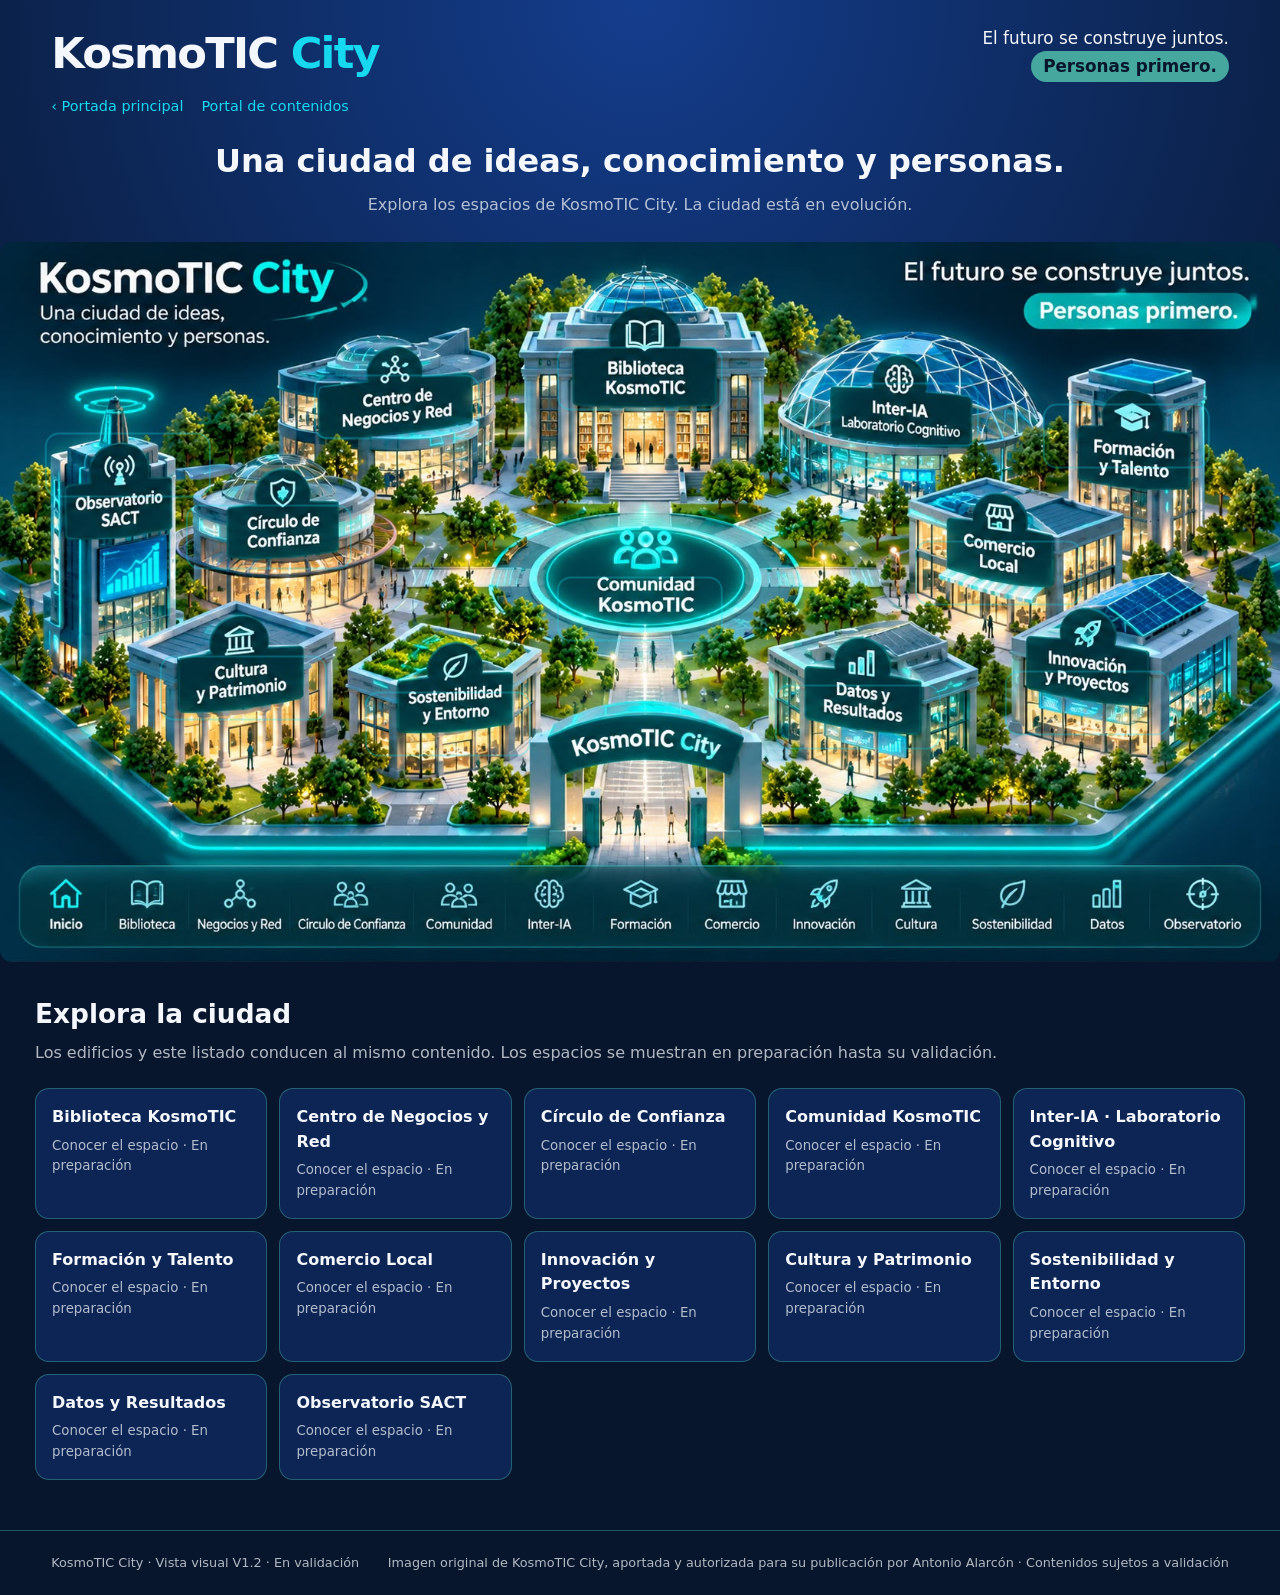
<file: web/city/index.html>
<!doctype html>
<html lang="es">
<head>
<meta charset="utf-8">
<meta name="viewport" content="width=device-width,initial-scale=1">
<meta name="theme-color" content="#07162D">
<meta name="description" content="KosmoTIC City: una ciudad de ideas, conocimiento y personas. Vista visual V1.2 en validación.">
<title>KosmoTIC City · Vista visual V1.2</title>
<link rel="stylesheet" href="styles.css">
</head>
<body>
<a class="skip" href="#espacios">Saltar al listado de espacios</a>
<header class="top">
<a class="brand" href="#inicio" aria-label="KosmoTIC City, inicio">KosmoTIC <span>City</span></a>
<div class="motto">El futuro se construye juntos. <strong>Personas primero.</strong></div>
</header>
<nav class="crumbs" aria-label="Ruta de navegación">
<a href="../index.html">‹ Portada principal</a>
<a href="./portal/">Portal de contenidos</a>
</nav>
<main id="inicio">
<section class="intro" aria-labelledby="city-title">
<h1 id="city-title">Una ciudad de ideas, conocimiento y personas.</h1>
<p>Explora los espacios de KosmoTIC City. La ciudad está en evolución.</p>
</section>
<section class="scene" id="mapa-visual" aria-label="Mapa visual de KosmoTIC City">
<img src="assets/ciudad-v1-2.jpeg" alt="Vista aérea ilustrada de KosmoTIC City al anochecer: doce edificios rotulados (Biblioteca, Negocios y Red, Círculo de Confianza, Comunidad, Inter-IA, Formación, Comercio, Innovación, Cultura, Sostenibilidad, Datos y Observatorio) alrededor de una plaza central, con el arco de entrada al frente y una barra inferior de iconos. Usa los accesos superpuestos o el listado inferior para explorar." width="1672" height="941" onerror="document.getElementById('mapa-visual').hidden=true;document.getElementById('mapa-pendiente').hidden=false">
<div class="hotspots" id="hotspots"></div>
<div class="iconmenu" id="iconmenu" role="navigation" aria-label="Menú de la ciudad"></div>
</section>
<div class="scene-pending" id="mapa-pendiente" hidden>
<strong>Mapa visual en preparación.</strong><br>
La imagen definitiva de la ciudad se incorporará cuando quede acreditada su procedencia. Mientras tanto, el listado de espacios inferior sigue plenamente operativo.
</div>
<section class="spaces" id="espacios" aria-labelledby="spaces-title">
<div class="section-heading"><h2 id="spaces-title">Explora la ciudad</h2>
<p>Los edificios y este listado conducen al mismo contenido. Los espacios se muestran en preparación hasta su validación.</p></div>
<nav class="space-grid" id="space-grid" aria-label="Áreas de KosmoTIC City">
<a class="space-link" href="#biblioteca"><strong>Biblioteca KosmoTIC</strong><small>Conocer el espacio · En preparación</small></a>
<a class="space-link" href="#negocios"><strong>Centro de Negocios y Red</strong><small>Conocer el espacio · En preparación</small></a>
<a class="space-link" href="#confianza"><strong>Círculo de Confianza</strong><small>Conocer el espacio · En preparación</small></a>
<a class="space-link" href="#comunidad"><strong>Comunidad KosmoTIC</strong><small>Conocer el espacio · En preparación</small></a>
<a class="space-link" href="#inter-ia"><strong>Inter-IA · Laboratorio Cognitivo</strong><small>Conocer el espacio · En preparación</small></a>
<a class="space-link" href="#formacion"><strong>Formación y Talento</strong><small>Conocer el espacio · En preparación</small></a>
<a class="space-link" href="#comercio"><strong>Comercio Local</strong><small>Conocer el espacio · En preparación</small></a>
<a class="space-link" href="#innovacion"><strong>Innovación y Proyectos</strong><small>Conocer el espacio · En preparación</small></a>
<a class="space-link" href="#cultura"><strong>Cultura y Patrimonio</strong><small>Conocer el espacio · En preparación</small></a>
<a class="space-link" href="#sostenibilidad"><strong>Sostenibilidad y Entorno</strong><small>Conocer el espacio · En preparación</small></a>
<a class="space-link" href="#datos"><strong>Datos y Resultados</strong><small>Conocer el espacio · En preparación</small></a>
<a class="space-link" href="#observatorio"><strong>Observatorio SACT</strong><small>Conocer el espacio · En preparación</small></a>
</nav>
</section>
<section class="detail" id="detalle" tabindex="-1" aria-labelledby="detail-title" hidden>
<div class="detail-head"><span class="eyebrow">Espacio de KosmoTIC City</span><button id="close-detail" type="button">← Volver a KosmoTIC City</button></div>
<h2 id="detail-title"></h2>
<p id="detail-description"></p>
<p class="status"><span aria-hidden="true">●</span> En preparación · Información pendiente de validar</p>
<a href="#" class="return content-link" id="content-link" hidden>Ver contenido publicado en el portal</a>
<a href="#espacios" class="return">Ver todos los espacios</a>
</section>
</main>
<footer>
<span>KosmoTIC City · Vista visual V1.2 · En validación</span>
<span>Imagen original de KosmoTIC City, aportada y autorizada para su publicación por Antonio Alarcón · Contenidos sujetos a validación</span>
</footer>
<script src="script.js" defer></script>
</body>
</html>
</file>
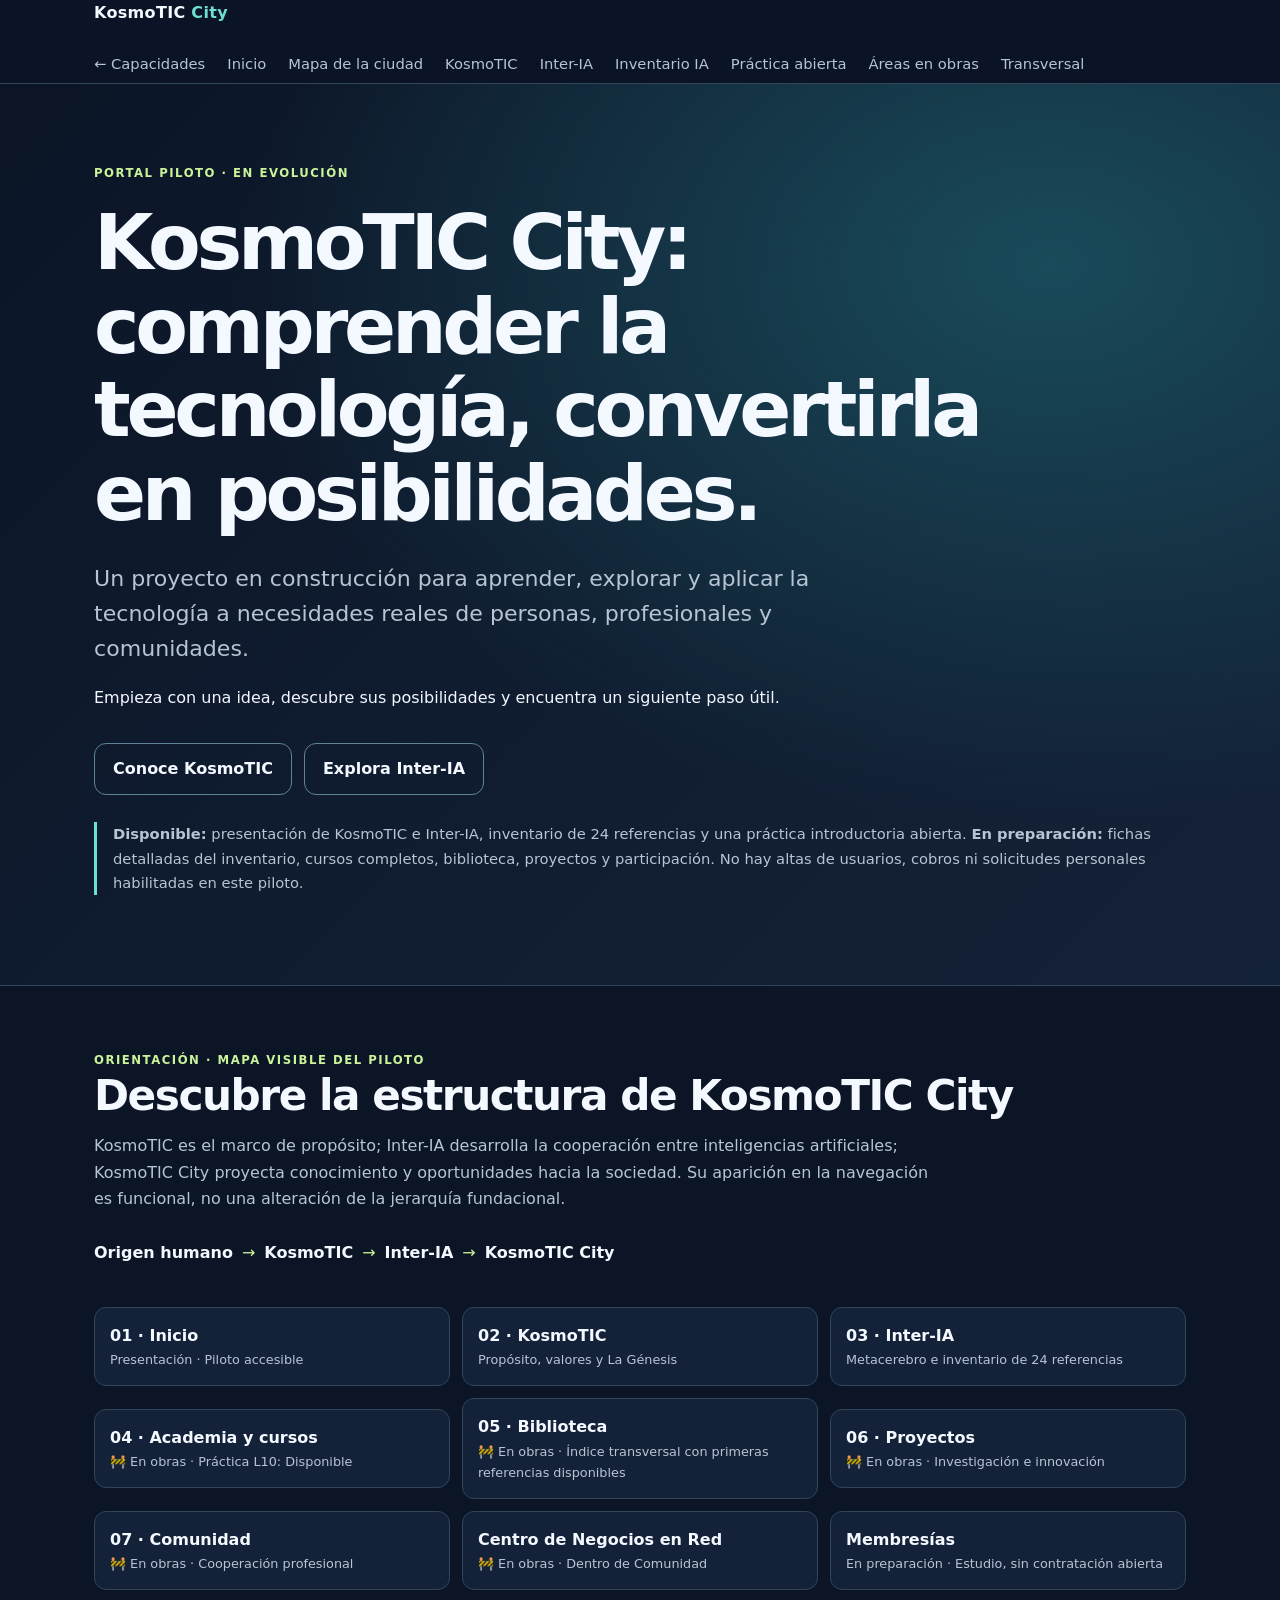
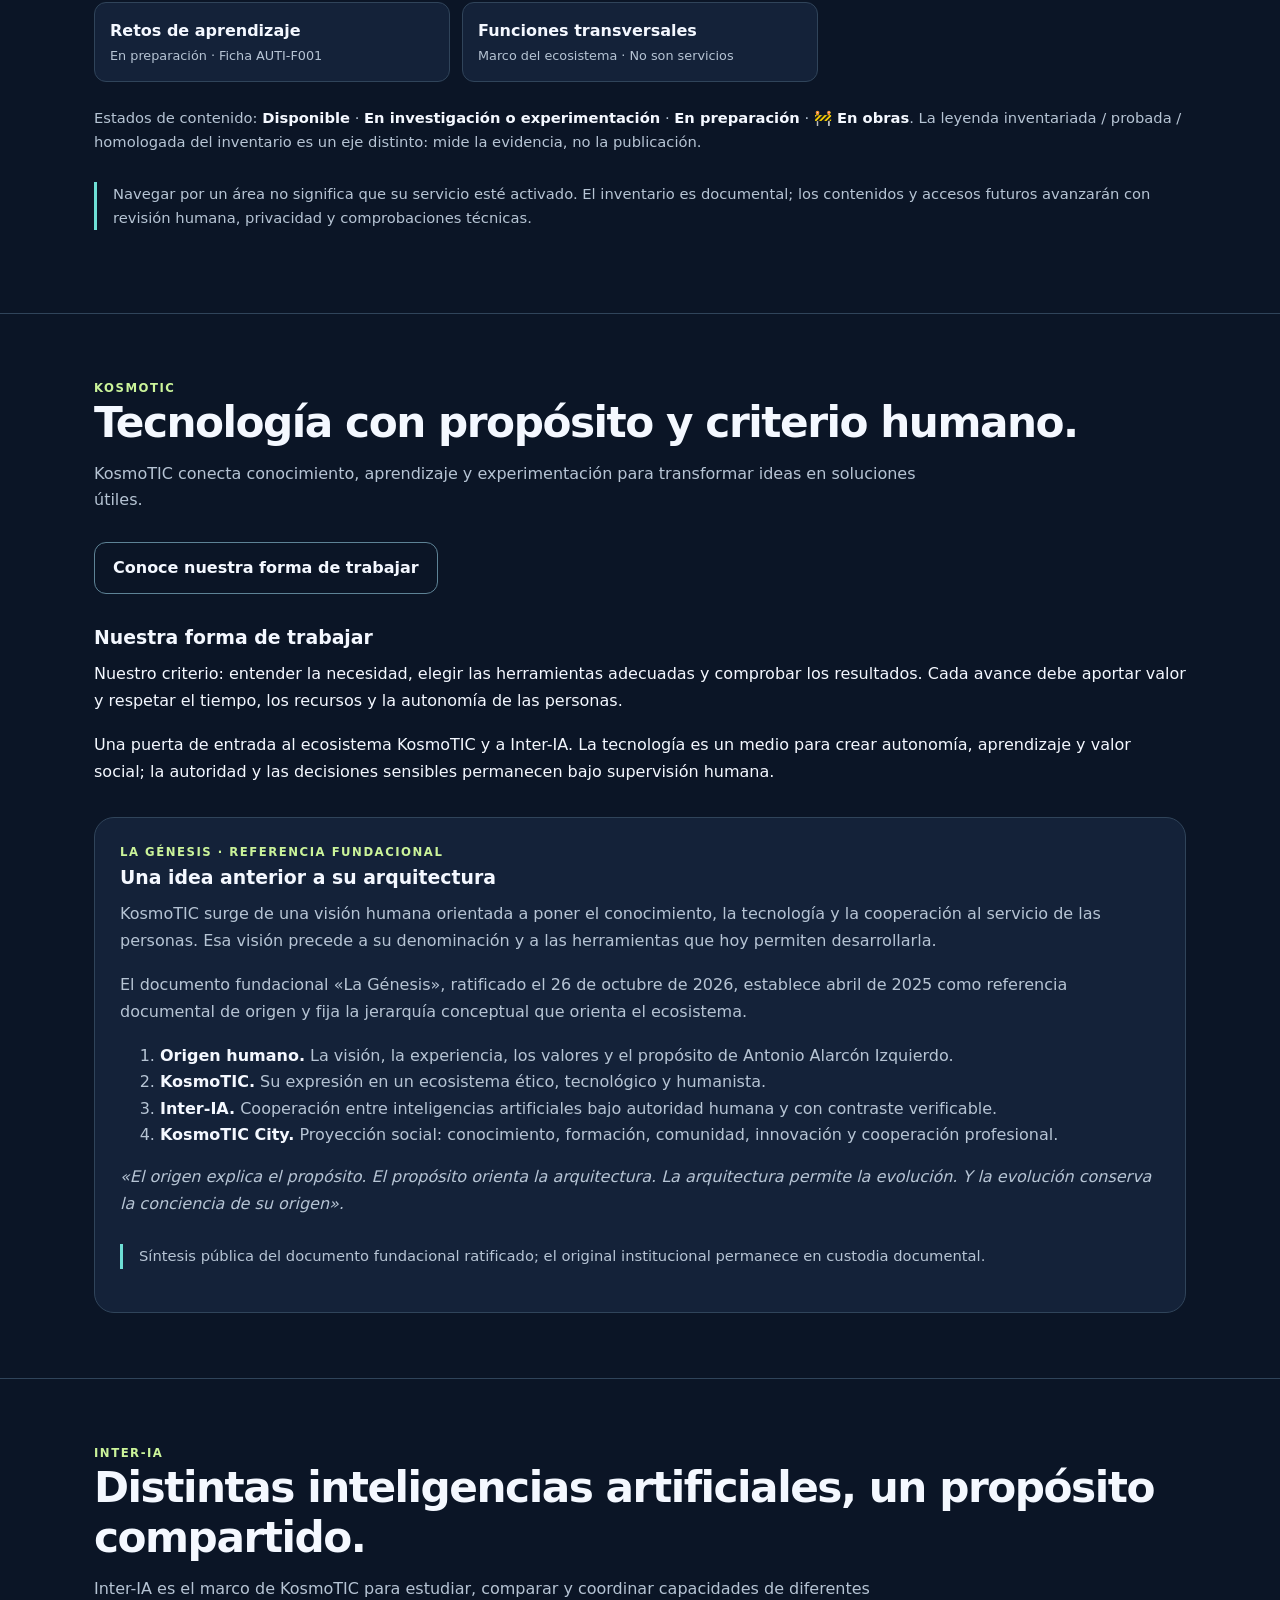
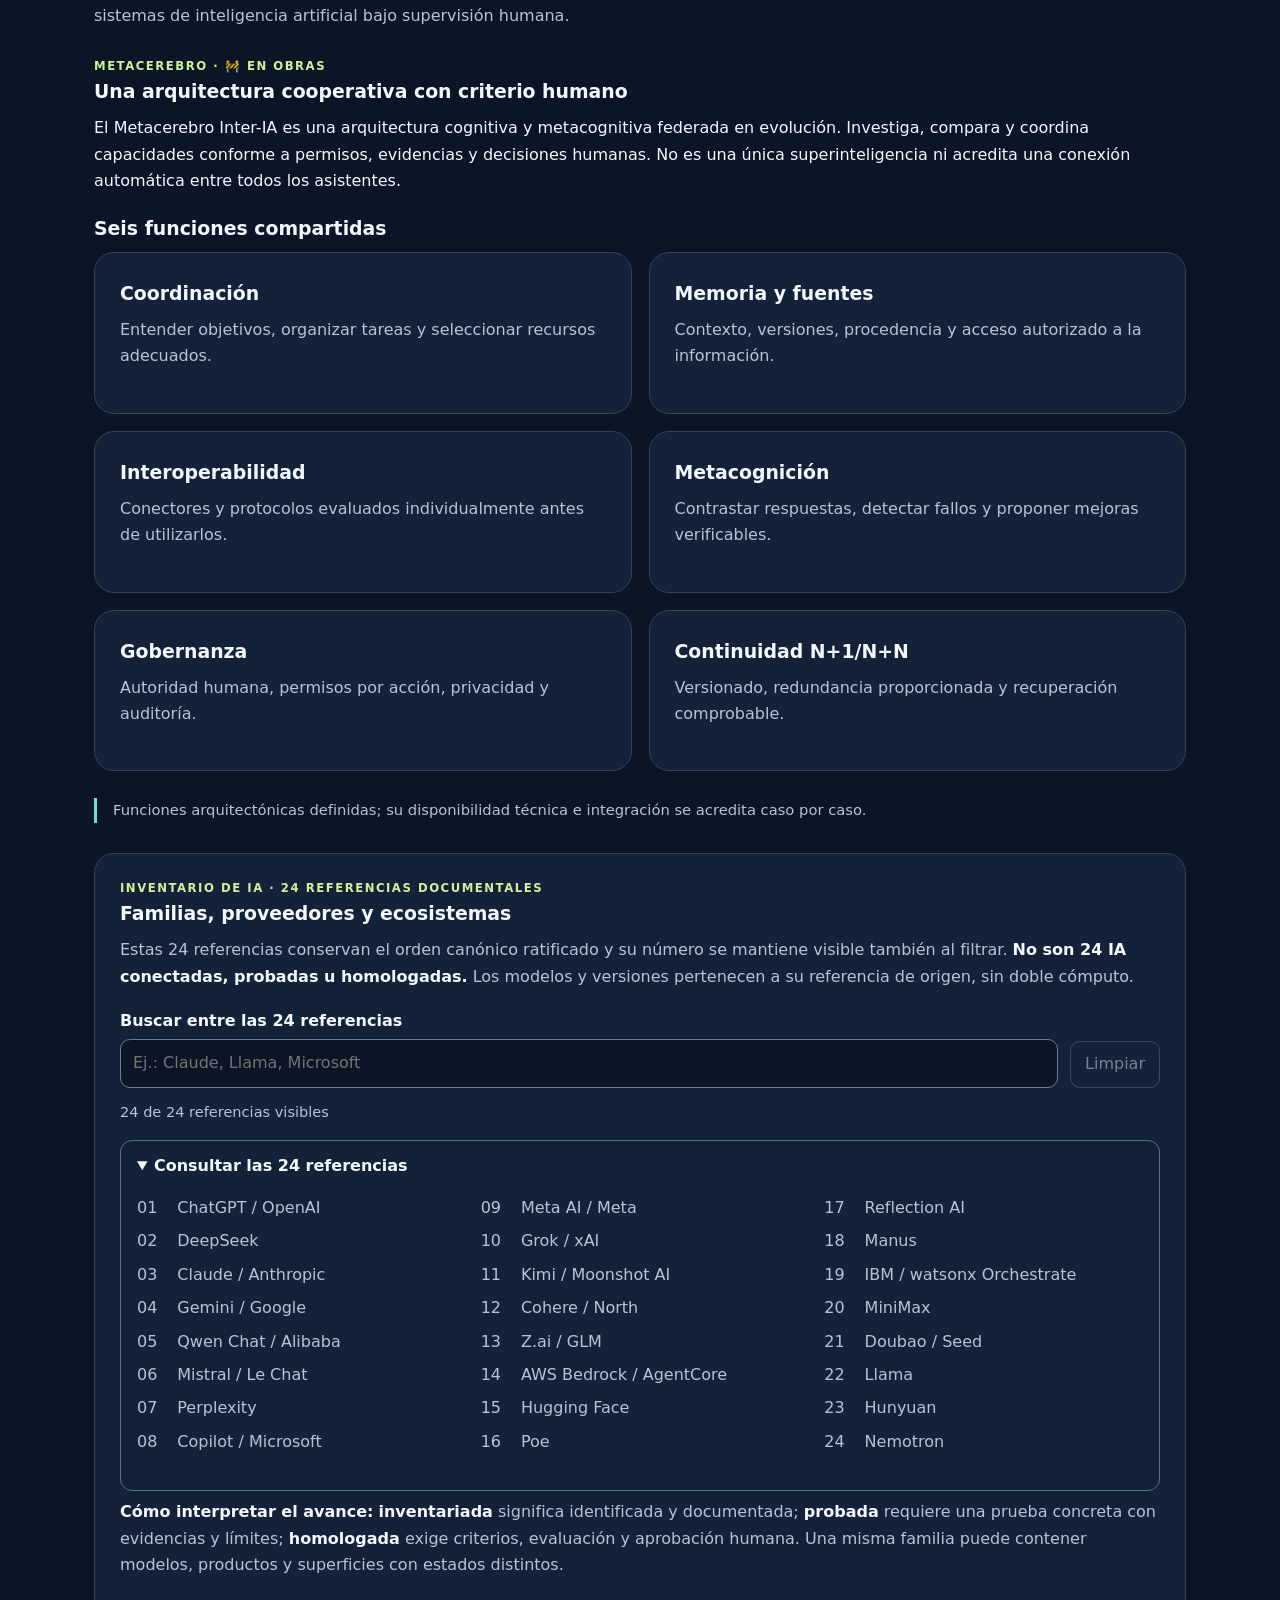
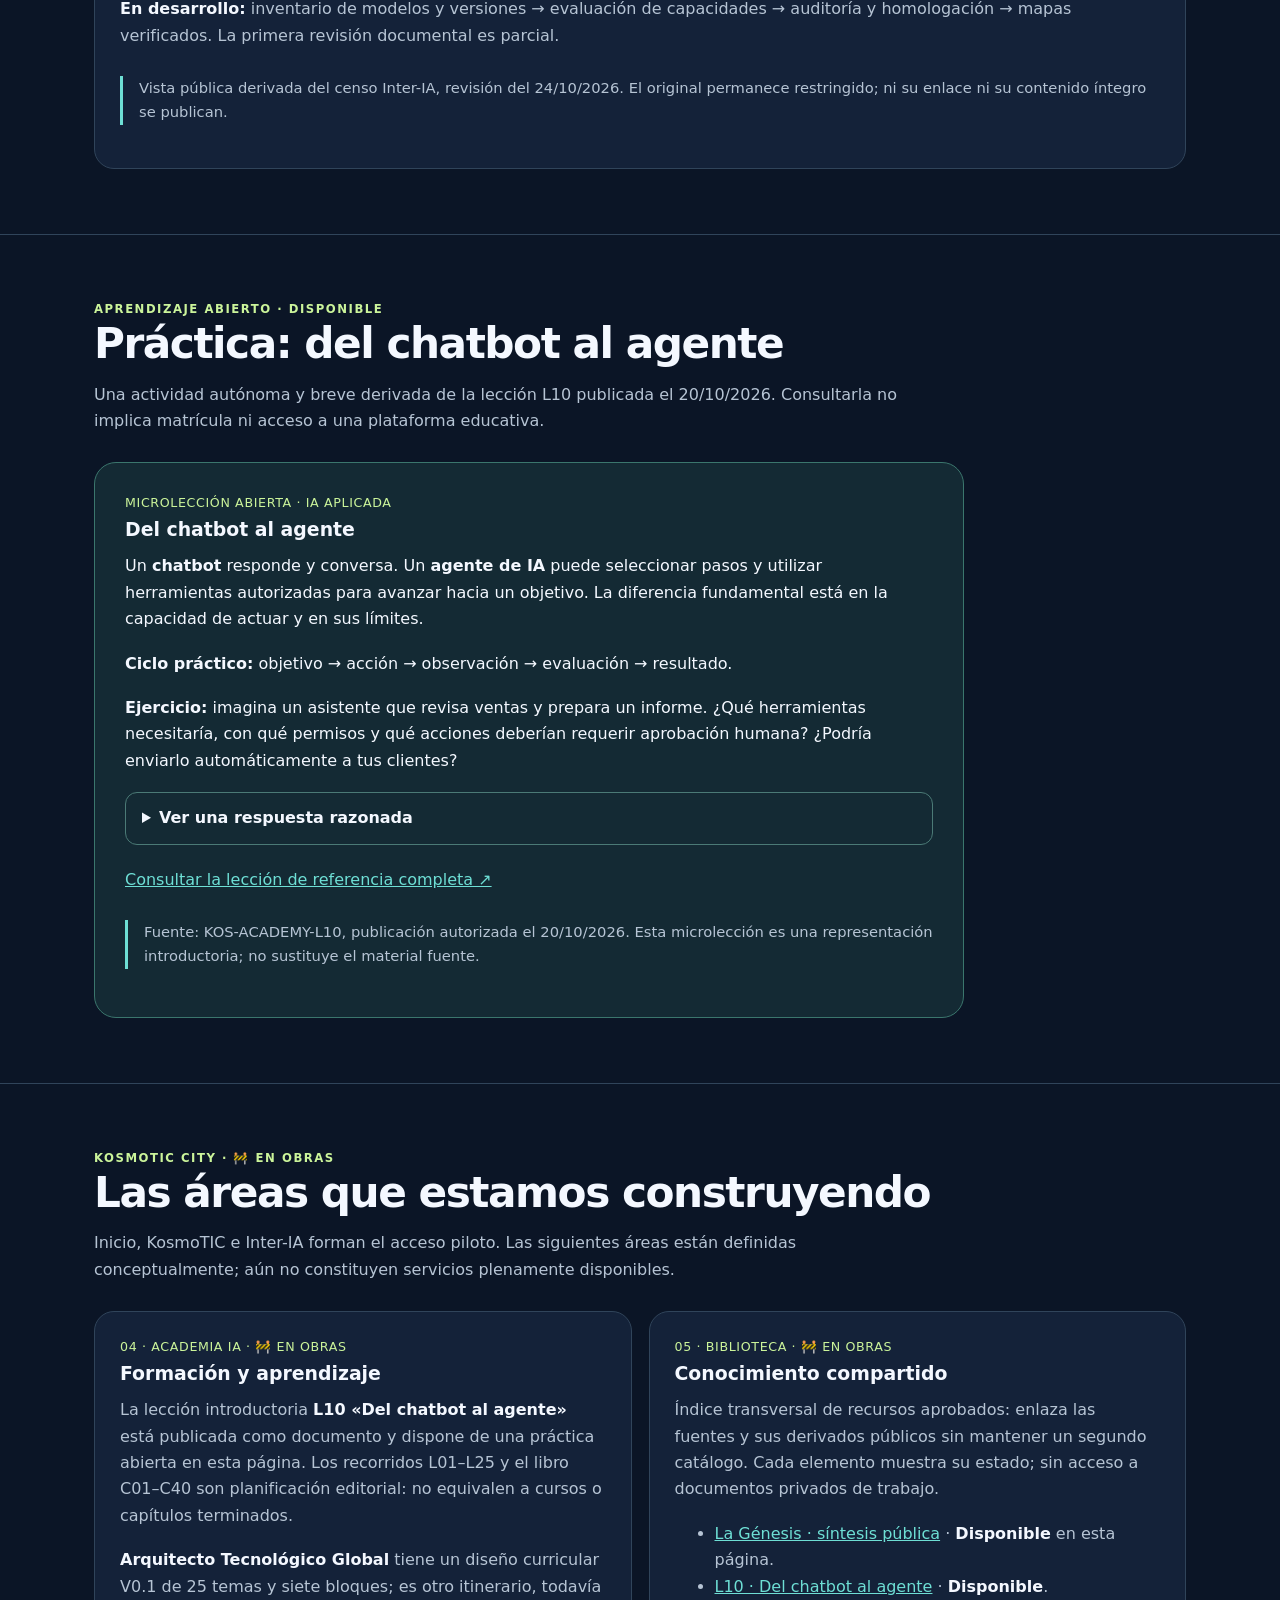
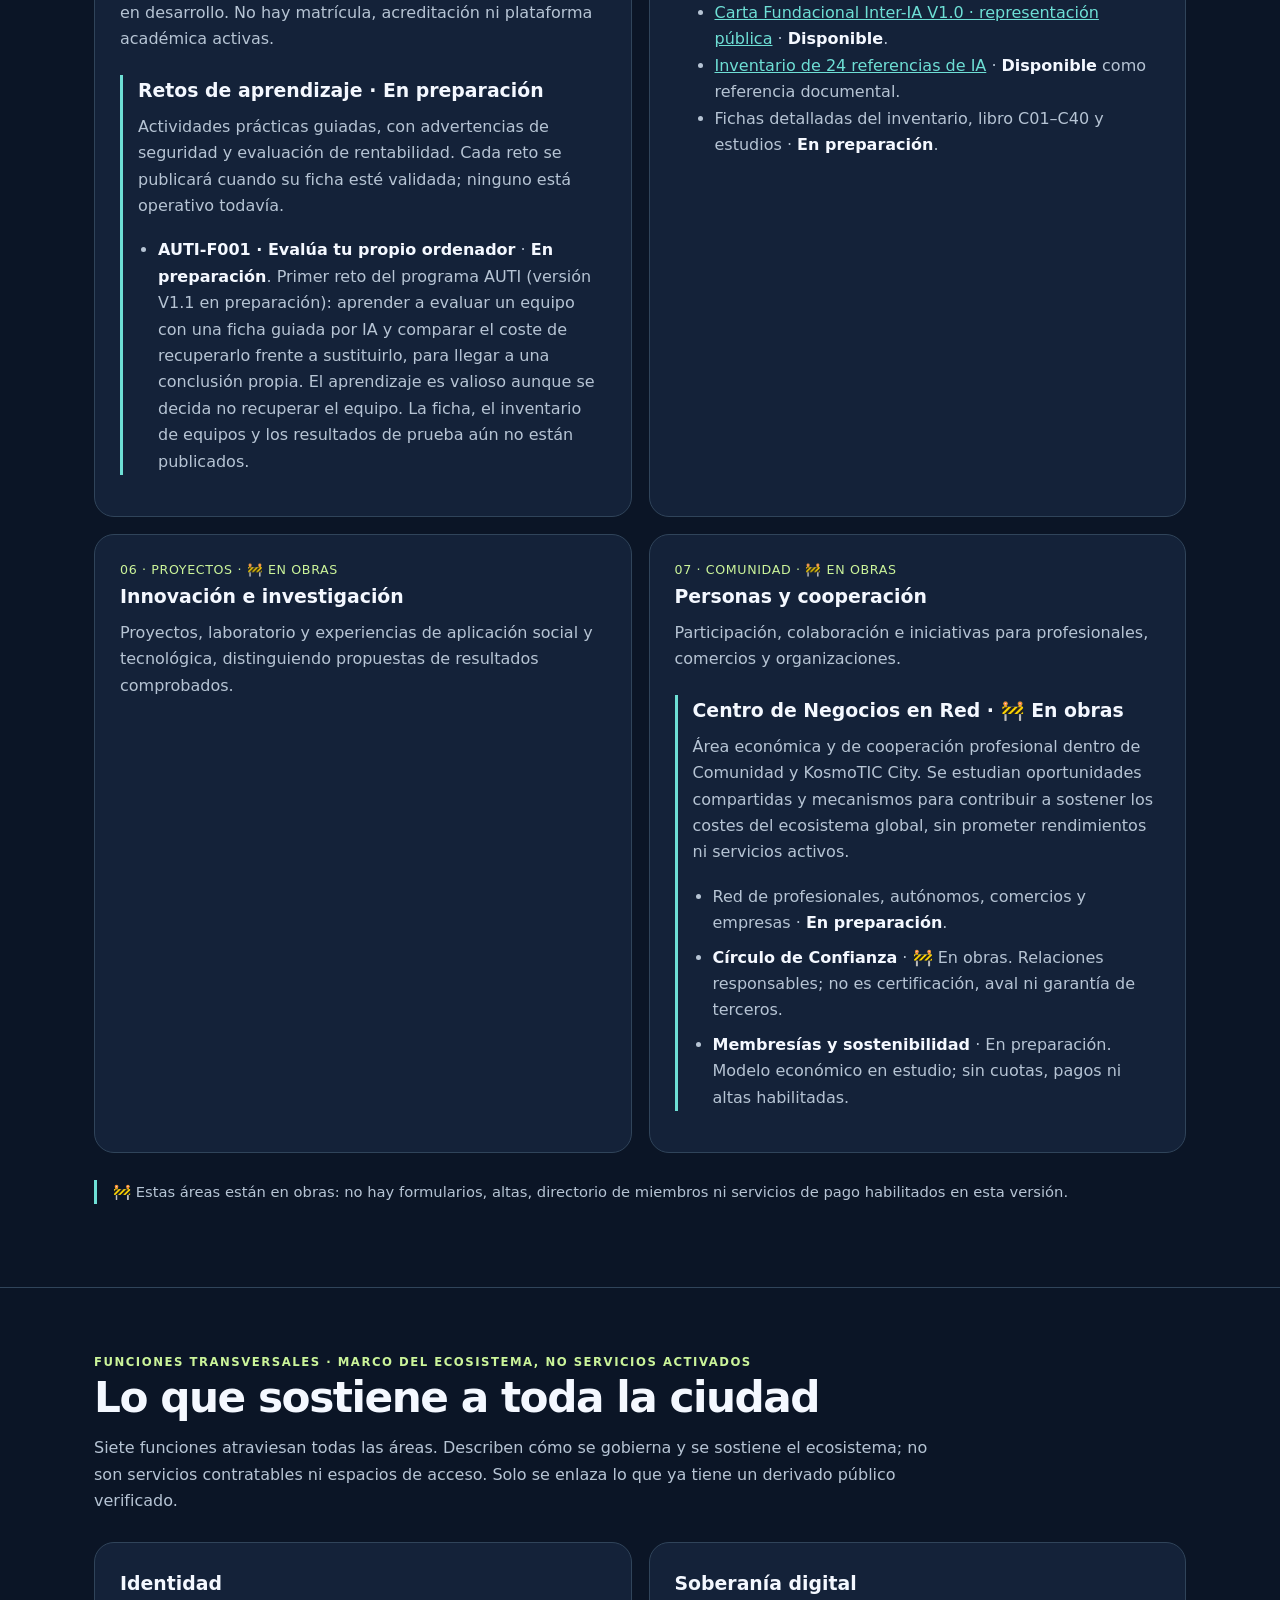
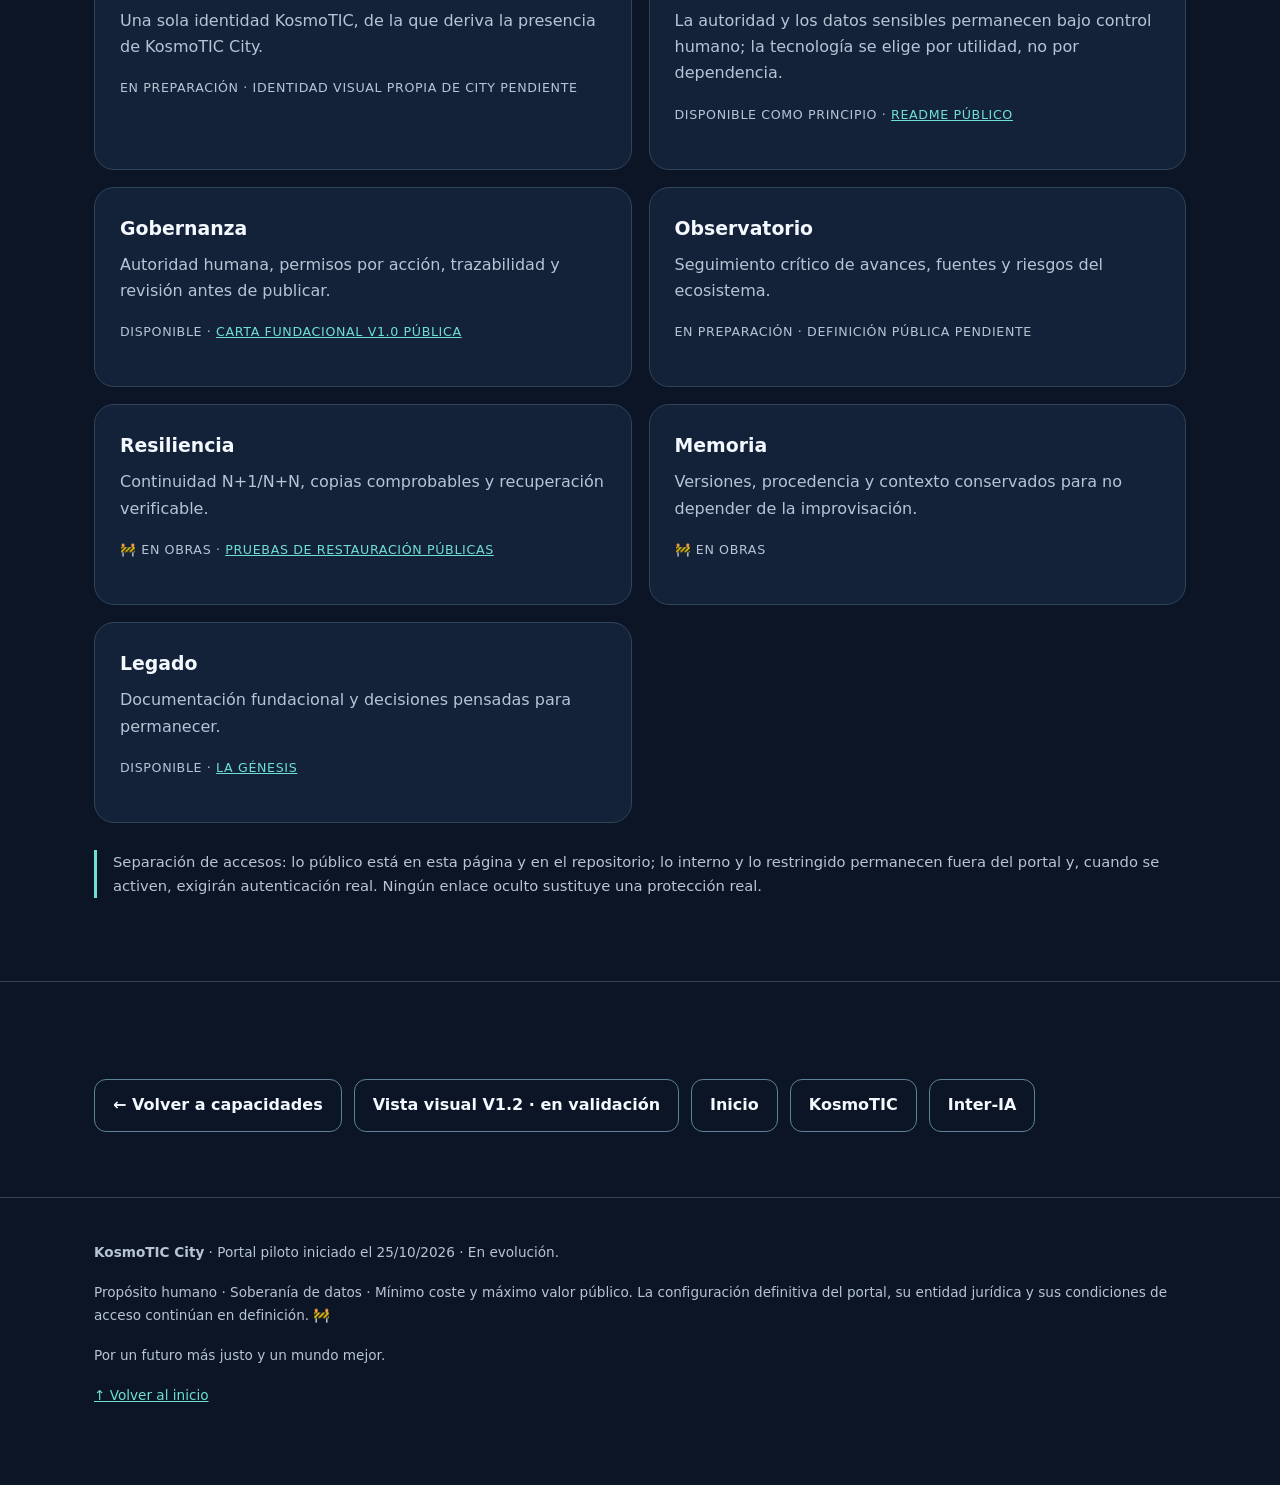
<file: web/city/portal/index.html>
<!doctype html>
<html lang="es">
<head>
  <meta charset="utf-8">
  <meta name="viewport" content="width=device-width,initial-scale=1">
  <meta name="theme-color" content="#0b1526">
  <meta name="description" content="KosmoTIC City: una ciudad digital para aprender, investigar, colaborar y conectar personas y empresas. Portal piloto.">
  <title>KosmoTIC City · Aprender, conectar, transformar</title>
  <style>
    :root{color-scheme:dark;--base:#0b1526;--panel:#142239;--ink:#f4f8ff;--soft:#b6c4d4;--cyan:#6edfd5;--line:#30445a;--lime:#cbf49a}
    *{box-sizing:border-box}html{scroll-behavior:smooth}body{overflow-wrap:anywhere;margin:0;background:var(--base);color:var(--ink);font:16px/1.65 system-ui,-apple-system,Segoe UI,sans-serif}
    a{color:var(--cyan)}a:focus-visible,button:focus-visible,summary:focus-visible{outline:3px solid var(--lime);outline-offset:4px}
    .skip-link{position:absolute;left:-9999px;top:0;z-index:100;background:var(--lime);color:#07242b;font-weight:700;padding:10px 16px;border-radius:0 0 12px 0}
    .skip-link:focus-visible{left:0;outline-color:#07242b}
    .shell{max-width:1140px;margin:auto;padding:0 24px}.mast{border-bottom:1px solid var(--line);background:#0b1526f2}
    nav{display:flex;align-items:center;justify-content:space-between;gap:20px;flex-wrap:wrap;padding:16px 0}
    .brand{font-weight:800;letter-spacing:.02em;text-decoration:none;color:var(--ink);white-space:normal}.brand span{color:var(--cyan)}
    .navlinks{display:flex;flex-wrap:wrap;gap:10px 22px;font-size:.92rem}.navlinks a{display:inline-block;padding:6px 0;text-decoration:none;color:var(--soft)}.navlinks a:hover{color:var(--ink)}
    .hero{padding:80px 0 72px;background:radial-gradient(ellipse at 82% 20%,#194b5a 0,transparent 55%),linear-gradient(135deg,#0b1526,#142239)}
    .tag{letter-spacing:.13em;text-transform:uppercase;color:var(--lime);font-weight:750;font-size:.73rem}
    h1{font-size:clamp(2.5rem,6vw,5rem);line-height:1.09;letter-spacing:-.055em;margin:18px 0 25px;max-width:950px;overflow-wrap:anywhere}
    .intro{color:var(--soft);font-size:clamp(1.08rem,2.3vw,1.38rem);max-width:820px;line-height:1.6}
    .actions{display:flex;gap:12px;flex-wrap:wrap;margin-top:32px}nav.actions{justify-content:flex-start;padding:0}
    .cta{display:inline-block;background:var(--cyan);color:#07242b;border-radius:12px;padding:12px 18px;text-decoration:none;font-weight:800}
    .cta.secondary{background:transparent;color:var(--ink);border:1px solid #5e8396}
    main section{padding:65px 0;border-top:1px solid var(--line)}h2{font-size:clamp(1.8rem,3.3vw,2.65rem);line-height:1.2;margin:0 0 12px;letter-spacing:-.035em}
    h3{font-size:1.18rem;margin:0 0 8px}p{margin:8px 0 18px}.sub{color:var(--soft);max-width:840px;margin-bottom:28px}
    .grid{display:grid;grid-template-columns:repeat(3,minmax(0,1fr));gap:17px}.grid.two{grid-template-columns:repeat(2,minmax(0,1fr))}
    .card{background:var(--panel);border:1px solid var(--line);border-radius:20px;padding:25px;min-width:0}
    .card p,.card li{color:var(--soft)}.card strong{color:var(--ink)}.micro{font-size:.79rem;color:var(--lime);text-transform:uppercase;letter-spacing:.05em}
    .lesson{background:#142a34;border:1px solid #3b766d;border-radius:22px;padding:30px;max-width:870px}
    .lesson ol{padding-left:22px}.lesson li{margin-bottom:8px}details{border:1px solid #4b7a76;border-radius:12px;padding:12px 16px;margin-top:14px}
    summary{cursor:pointer;font-weight:700}details p{margin-top:15px}
    .note{font-size:.92rem;color:var(--soft);border-left:3px solid var(--cyan);padding-left:16px;margin-top:27px}
    .route{display:flex;flex-wrap:wrap;align-items:center;gap:9px;margin:20px 0 24px;color:var(--soft)}.route strong{color:var(--ink)}.route .arrow{color:var(--lime)}
    .map-links{display:grid;grid-template-columns:repeat(3,minmax(0,1fr));gap:12px}.map-links a{display:block;padding:15px;border-radius:12px;border:1px solid var(--line);background:var(--panel);text-decoration:none;color:var(--ink);font-weight:650}
    .map-links a:hover{border-color:var(--cyan)}.map-links small{display:block;color:var(--soft);font-size:.8rem;font-weight:400}
    .subarea{border-left:3px solid var(--cyan);padding-left:15px;margin-top:22px}.estados{font-size:.92rem;color:var(--soft)}.estados strong{color:var(--ink)}.subarea ul{padding-left:20px}.subarea li{margin:8px 0}
    @media(min-width:801px){.mast{position:sticky;top:0;z-index:50}[id]{scroll-margin-top:150px}}
    @media(max-width:800px){.map-links{grid-template-columns:repeat(2,minmax(0,1fr))}}@media(max-width:520px){.map-links{grid-template-columns:1fr}}
    .inventory-list{columns:3;column-gap:25px;padding-left:0;list-style:none}.ref-num{display:inline-block;min-width:2.2em;color:var(--soft);font-variant-numeric:tabular-nums}.inventory-list li{break-inside:avoid;margin-bottom:7px}
    @media(max-width:800px){.inventory-list{columns:2}}@media(max-width:520px){.inventory-list{columns:1}}
    footer{border-top:1px solid var(--line);padding:35px 0 60px;color:var(--soft);font-size:.85rem}
    @media(max-width:800px){.grid,.grid.two{grid-template-columns:1fr}.hero{padding:56px 0}.shell{padding:0 18px}main section{padding:45px 0}.navlinks{gap:9px 16px}}
    @media(prefers-reduced-motion:reduce){html{scroll-behavior:auto}}
  
    /* META-INV-01: mejora progresiva de búsqueda, sin fuente paralela */
    .inventory-controls{display:flex;align-items:end;flex-wrap:wrap;gap:12px;margin:16px 0}
    .inventory-search-group{flex:1 1 240px}
    .inventory-search-group label{display:block;font-weight:700;margin-bottom:5px}
    .inventory-controls input{width:100%;min-height:44px;padding:10px 12px;border:1px solid #5e8396;border-radius:10px;background:var(--base);color:var(--ink);font:inherit}
    .inventory-controls input:focus-visible,.inventory-controls button:focus-visible{outline:3px solid var(--lime);outline-offset:3px}
    .inventory-controls button{min-height:44px;padding:9px 14px;border:1px solid #5e8396;border-radius:10px;background:transparent;color:var(--ink);font:inherit;cursor:pointer}
    .inventory-controls button:disabled{opacity:.45;cursor:default}
    .inventory-count{flex-basis:100%;margin:0;font-size:.91rem;color:var(--soft)}
    .inventory-list li[hidden]{display:none}
  </style>
</head>
<body>
<a class="skip-link" href="#contenido">Saltar al contenido</a>
<header class="mast">
  <nav class="shell" aria-label="Navegación principal">
    <a class="brand" href="#inicio">KosmoTIC<span> City</span></a>
    <div class="navlinks">
      <a href="../../index.html">← Capacidades</a><a href="#inicio">Inicio</a><a href="#mapa">Mapa de la ciudad</a><a href="#kosmotic">KosmoTIC</a><a href="#inter-ia">Inter-IA</a><a href="#inventario">Inventario IA</a><a href="#practica">Práctica abierta</a><a href="#areas">Áreas en obras</a><a href="#principios">Transversal</a>
    </div>
  </nav>
</header>
<div class="hero" id="inicio">
  <div class="shell">
    <div class="tag">Portal piloto · En evolución</div>
    <h1>KosmoTIC City: comprender la tecnología, convertirla en posibilidades.</h1>
    <p class="intro">Un proyecto en construcción para aprender, explorar y aplicar la tecnología a necesidades reales de personas, profesionales y comunidades.</p>
    <p>Empieza con una idea, descubre sus posibilidades y encuentra un siguiente paso útil.</p>
    <div class="actions">
      <a class="cta secondary" href="#kosmotic">Conoce KosmoTIC</a>
      <a class="cta secondary" href="#inter-ia">Explora Inter-IA</a>
    </div>
    <p class="note"><strong>Disponible:</strong> presentación de KosmoTIC e Inter-IA, inventario de 24 referencias y una práctica introductoria abierta. <strong>En preparación:</strong> fichas detalladas del inventario, cursos completos, biblioteca, proyectos y participación. No hay altas de usuarios, cobros ni solicitudes personales habilitadas en este piloto.</p>
  </div>
</div>
<main id="contenido" tabindex="-1">
  <section id="mapa" aria-labelledby="mapa-titulo"><div class="shell">
    <div class="tag">Orientación · Mapa visible del piloto</div>
    <h2 id="mapa-titulo">Descubre la estructura de KosmoTIC City</h2>
    <p class="sub">KosmoTIC es el marco de propósito; Inter-IA desarrolla la cooperación entre inteligencias artificiales; KosmoTIC City proyecta conocimiento y oportunidades hacia la sociedad. Su aparición en la navegación es funcional, no una alteración de la jerarquía fundacional.</p>
    <div class="route" aria-label="Jerarquía conceptual"><strong>Origen humano</strong><span class="arrow" aria-hidden="true">→</span><strong>KosmoTIC</strong><span class="arrow" aria-hidden="true">→</span><strong>Inter-IA</strong><span class="arrow" aria-hidden="true">→</span><strong>KosmoTIC City</strong></div>
    <nav class="map-links" aria-label="Mapa de contenidos de KosmoTIC City">
      <a href="#inicio">01 · Inicio<small>Presentación · Piloto accesible</small></a>
      <a href="#kosmotic">02 · KosmoTIC<small>Propósito, valores y La Génesis</small></a>
      <a href="#inter-ia">03 · Inter-IA<small>Metacerebro e inventario de 24 referencias</small></a>
      <a href="#academia-city">04 · Academia y cursos<small>🚧 En obras · Práctica L10: Disponible</small></a>
      <a href="#biblioteca-city">05 · Biblioteca<small>🚧 En obras · Índice transversal con primeras referencias disponibles</small></a>
      <a href="#proyectos-city">06 · Proyectos<small>🚧 En obras · Investigación e innovación</small></a>
      <a href="#comunidad-city">07 · Comunidad<small>🚧 En obras · Cooperación profesional</small></a>
      <a href="#negocios-city">Centro de Negocios en Red<small>🚧 En obras · Dentro de Comunidad</small></a>
      <a href="#membresias-city">Membresías<small>En preparación · Estudio, sin contratación abierta</small></a>
      <a href="#retos">Retos de aprendizaje<small>En preparación · Ficha AUTI-F001</small></a>
      <a href="#principios">Funciones transversales<small>Marco del ecosistema · No son servicios</small></a>
    </nav>
    <p class="estados">Estados de contenido: <strong>Disponible</strong> · <strong>En investigación o experimentación</strong> · <strong>En preparación</strong> · <strong>🚧 En obras</strong>. La leyenda inventariada / probada / homologada del inventario es un eje distinto: mide la evidencia, no la publicación.</p>
    <p class="note">Navegar por un área no significa que su servicio esté activado. El inventario es documental; los contenidos y accesos futuros avanzarán con revisión humana, privacidad y comprobaciones técnicas.</p>
  </div></section>
  <section id="kosmotic"><div class="shell">
    <div class="tag">KosmoTIC</div>
    <h2>Tecnología con propósito y criterio humano.</h2>
    <p class="sub">KosmoTIC conecta conocimiento, aprendizaje y experimentación para transformar ideas en soluciones útiles.</p>
    <a class="cta secondary" href="#proposito">Conoce nuestra forma de trabajar</a>
    <div id="proposito" style="margin-top:28px">
      <h3>Nuestra forma de trabajar</h3>
      <p>Nuestro criterio: entender la necesidad, elegir las herramientas adecuadas y comprobar los resultados. Cada avance debe aportar valor y respetar el tiempo, los recursos y la autonomía de las personas.</p>
      <p>Una puerta de entrada al ecosistema KosmoTIC y a Inter-IA. La tecnología es un medio para crear autonomía, aprendizaje y valor social; la autoridad y las decisiones sensibles permanecen bajo supervisión humana.</p>
    </div>
    <!-- Contenido público derivado: KOS-GEN-20261026-V1.0 · 26/10/2026.
         Fuente institucional en Drive, sin enlace público ni sincronización automática. -->
    <div id="genesis" class="card" style="margin-top:32px" aria-labelledby="genesis-titulo">
      <div class="tag">La Génesis · Referencia fundacional</div>
      <h3 id="genesis-titulo">Una idea anterior a su arquitectura</h3>
      <p>KosmoTIC surge de una visión humana orientada a poner el conocimiento, la tecnología y la cooperación al servicio de las personas. Esa visión precede a su denominación y a las herramientas que hoy permiten desarrollarla.</p>
      <p>El documento fundacional «La Génesis», ratificado el 26 de octubre de 2026, establece abril de 2025 como referencia documental de origen y fija la jerarquía conceptual que orienta el ecosistema.</p>
      <ol aria-label="Jerarquía fundacional">
        <li><strong>Origen humano.</strong> La visión, la experiencia, los valores y el propósito de Antonio Alarcón Izquierdo.</li>
        <li><strong>KosmoTIC.</strong> Su expresión en un ecosistema ético, tecnológico y humanista.</li>
        <li><strong>Inter-IA.</strong> Cooperación entre inteligencias artificiales bajo autoridad humana y con contraste verificable.</li>
        <li><strong>KosmoTIC City.</strong> Proyección social: conocimiento, formación, comunidad, innovación y cooperación profesional.</li>
      </ol>
      <p><em>«El origen explica el propósito. El propósito orienta la arquitectura. La arquitectura permite la evolución. Y la evolución conserva la conciencia de su origen».</em></p>
      <p class="note">Síntesis pública del documento fundacional ratificado; el original institucional permanece en custodia documental.</p>
    </div>
  </div></section>
  <section id="inter-ia"><div class="shell">
    <div class="tag">Inter-IA</div>
    <h2>Distintas inteligencias artificiales, un propósito compartido.</h2>
    <p class="sub">Inter-IA es el marco de KosmoTIC para estudiar, comparar y coordinar capacidades de diferentes sistemas de inteligencia artificial bajo supervisión humana.</p>
    <div id="metacerebro">
      <div class="tag">Metacerebro · 🚧 En obras</div>
      <h3>Una arquitectura cooperativa con criterio humano</h3>
      <p>El Metacerebro Inter-IA es una arquitectura cognitiva y metacognitiva federada en evolución. Investiga, compara y coordina capacidades conforme a permisos, evidencias y decisiones humanas. No es una única superinteligencia ni acredita una conexión automática entre todos los asistentes.</p>
      <h3>Seis funciones compartidas</h3>
      <div class="grid two">
        <article class="card"><h3>Coordinación</h3><p>Entender objetivos, organizar tareas y seleccionar recursos adecuados.</p></article>
        <article class="card"><h3>Memoria y fuentes</h3><p>Contexto, versiones, procedencia y acceso autorizado a la información.</p></article>
        <article class="card"><h3>Interoperabilidad</h3><p>Conectores y protocolos evaluados individualmente antes de utilizarlos.</p></article>
        <article class="card"><h3>Metacognición</h3><p>Contrastar respuestas, detectar fallos y proponer mejoras verificables.</p></article>
        <article class="card"><h3>Gobernanza</h3><p>Autoridad humana, permisos por acción, privacidad y auditoría.</p></article>
        <article class="card"><h3>Continuidad N+1/N+N</h3><p>Versionado, redundancia proporcionada y recuperación comprobable.</p></article>
      </div>
      <p class="note">Funciones arquitectónicas definidas; su disponibilidad técnica e integración se acredita caso por caso.</p>
    </div>
    <div id="inventario" class="card" style="margin-top:30px">
      <div class="tag">Inventario de IA · 24 referencias documentales</div>
      <h3>Familias, proveedores y ecosistemas</h3>
      <p>Estas 24 referencias conservan el orden canónico ratificado y su número se mantiene visible también al filtrar. <strong>No son 24 IA conectadas, probadas u homologadas.</strong> Los modelos y versiones pertenecen a su referencia de origen, sin doble cómputo.</p>
      <details open><summary>Consultar las 24 referencias</summary>
      <ol class="inventory-list"><li><span class="ref-num">01</span> ChatGPT / OpenAI</li><li><span class="ref-num">02</span> DeepSeek</li><li><span class="ref-num">03</span> Claude / Anthropic</li><li><span class="ref-num">04</span> Gemini / Google</li><li><span class="ref-num">05</span> Qwen Chat / Alibaba</li><li><span class="ref-num">06</span> Mistral / Le Chat</li><li><span class="ref-num">07</span> Perplexity</li><li><span class="ref-num">08</span> Copilot / Microsoft</li><li><span class="ref-num">09</span> Meta AI / Meta</li><li><span class="ref-num">10</span> Grok / xAI</li><li><span class="ref-num">11</span> Kimi / Moonshot AI</li><li><span class="ref-num">12</span> Cohere / North</li><li><span class="ref-num">13</span> Z.ai / GLM</li><li><span class="ref-num">14</span> AWS Bedrock / AgentCore</li><li><span class="ref-num">15</span> Hugging Face</li><li><span class="ref-num">16</span> Poe</li><li><span class="ref-num">17</span> Reflection AI</li><li><span class="ref-num">18</span> Manus</li><li><span class="ref-num">19</span> IBM / watsonx Orchestrate</li><li><span class="ref-num">20</span> MiniMax</li><li><span class="ref-num">21</span> Doubao / Seed</li><li><span class="ref-num">22</span> Llama</li><li><span class="ref-num">23</span> Hunyuan</li><li><span class="ref-num">24</span> Nemotron</li></ol></details>
      <p><strong>Cómo interpretar el avance:</strong> <strong>inventariada</strong> significa identificada y documentada; <strong>probada</strong> requiere una prueba concreta con evidencias y límites; <strong>homologada</strong> exige criterios, evaluación y aprobación humana. Una misma familia puede contener modelos, productos y superficies con estados distintos.</p>
      <p><strong>En desarrollo:</strong> inventario de modelos y versiones → evaluación de capacidades → auditoría y homologación → mapas verificados. La primera revisión documental es parcial.</p>
      <p class="note">Vista pública derivada del censo Inter-IA, revisión del 24/10/2026. El original permanece restringido; ni su enlace ni su contenido íntegro se publican.</p>
    </div>
  </div></section>
  <section id="practica"><div class="shell">
    <div class="tag">Aprendizaje abierto · Disponible</div>
    <h2>Práctica: del chatbot al agente</h2>
    <p class="sub">Una actividad autónoma y breve derivada de la lección L10 publicada el 20/10/2026. Consultarla no implica matrícula ni acceso a una plataforma educativa.</p>
    <article class="lesson">
      <div class="micro">Microlección abierta · IA aplicada</div>
      <h3>Del chatbot al agente</h3>
      <p>Un <strong>chatbot</strong> responde y conversa. Un <strong>agente de IA</strong> puede seleccionar pasos y utilizar herramientas autorizadas para avanzar hacia un objetivo. La diferencia fundamental está en la capacidad de actuar y en sus límites.</p>
      <p><strong>Ciclo práctico:</strong> objetivo → acción → observación → evaluación → resultado.</p>
      <p><strong>Ejercicio:</strong> imagina un asistente que revisa ventas y prepara un informe. ¿Qué herramientas necesitaría, con qué permisos y qué acciones deberían requerir aprobación humana? ¿Podría enviarlo automáticamente a tus clientes?</p>
      <details><summary>Ver una respuesta razonada</summary><p>Podría necesitar acceso de solo lectura a ventas y una herramienta de elaboración de informes. Consultar datos, redactar el borrador y enviarlo son acciones distintas. El envío no se autoriza por defecto: requiere permiso específico y supervisión adecuada al riesgo.</p></details>
      <p style="margin-top:22px"><a href="https://github.com/antonioalarcon/kosmotic-inter-ia-capacidades/blob/main/docs/academia/L10-agentes-ia.md" target="_blank" rel="noopener noreferrer">Consultar la lección de referencia completa ↗</a></p>
      <p class="note">Fuente: KOS-ACADEMY-L10, publicación autorizada el 20/10/2026. Esta microlección es una representación introductoria; no sustituye el material fuente.</p>
    </article>
  </div></section>
  <section id="areas"><div class="shell">
    <div class="tag">KosmoTIC City · 🚧 En obras</div>
    <h2>Las áreas que estamos construyendo</h2>
    <p class="sub">Inicio, KosmoTIC e Inter-IA forman el acceso piloto. Las siguientes áreas están definidas conceptualmente; aún no constituyen servicios plenamente disponibles.</p>
    <div class="grid two">
      <article class="card" id="academia-city">
        <div class="micro">04 · Academia IA · 🚧 En obras</div>
        <h3>Formación y aprendizaje</h3>
        <p>La lección introductoria <strong>L10 «Del chatbot al agente»</strong> está publicada como documento y dispone de una práctica abierta en esta página. Los recorridos L01–L25 y el libro C01–C40 son planificación editorial: no equivalen a cursos o capítulos terminados.</p>
        <p><strong>Arquitecto Tecnológico Global</strong> tiene un diseño curricular V0.1 de 25 temas y siete bloques; es otro itinerario, todavía en desarrollo. No hay matrícula, acreditación ni plataforma académica activas.</p>
        <div class="subarea" id="retos">
          <h3>Retos de aprendizaje · En preparación</h3>
          <p>Actividades prácticas guiadas, con advertencias de seguridad y evaluación de rentabilidad. Cada reto se publicará cuando su ficha esté validada; ninguno está operativo todavía.</p>
          <ul>
            <li id="auti-f001"><strong>AUTI-F001 · Evalúa tu propio ordenador</strong> · <strong>En preparación</strong>. Primer reto del programa AUTI (versión V1.1 en preparación): aprender a evaluar un equipo con una ficha guiada por IA y comparar el coste de recuperarlo frente a sustituirlo, para llegar a una conclusión propia. El aprendizaje es valioso aunque se decida no recuperar el equipo. La ficha, el inventario de equipos y los resultados de prueba aún no están publicados.</li>
          </ul>
        </div>
      </article>
      <article class="card" id="biblioteca-city">
        <div class="micro">05 · Biblioteca · 🚧 En obras</div>
        <h3>Conocimiento compartido</h3>
        <p>Índice transversal de recursos aprobados: enlaza las fuentes y sus derivados públicos sin mantener un segundo catálogo. Cada elemento muestra su estado; sin acceso a documentos privados de trabajo.</p>
        <ul>
          <li><a href="#genesis">La Génesis · síntesis pública</a> · <strong>Disponible</strong> en esta página.</li>
          <li><a href="https://github.com/antonioalarcon/kosmotic-inter-ia-capacidades/blob/main/docs/academia/L10-agentes-ia.md" target="_blank" rel="noopener noreferrer">L10 · Del chatbot al agente</a> · <strong>Disponible</strong>.</li>
          <li><a href="https://github.com/antonioalarcon/kosmotic-inter-ia-capacidades/blob/main/docs/inter-ia/carta-fundacional-v1.0.md" target="_blank" rel="noopener noreferrer">Carta Fundacional Inter-IA V1.0 · representación pública</a> · <strong>Disponible</strong>.</li>
          <li><a href="#inventario">Inventario de 24 referencias de IA</a> · <strong>Disponible</strong> como referencia documental.</li>
          <li>Fichas detalladas del inventario, libro C01–C40 y estudios · <strong>En preparación</strong>.</li>
        </ul>
      </article>
      <article class="card" id="proyectos-city">
        <div class="micro">06 · Proyectos · 🚧 En obras</div>
        <h3>Innovación e investigación</h3>
        <p>Proyectos, laboratorio y experiencias de aplicación social y tecnológica, distinguiendo propuestas de resultados comprobados.</p>
      </article>
      <article class="card" id="comunidad-city">
        <div class="micro">07 · Comunidad · 🚧 En obras</div>
        <h3>Personas y cooperación</h3>
        <p>Participación, colaboración e iniciativas para profesionales, comercios y organizaciones.</p>
        <div class="subarea" id="negocios-city">
          <h3>Centro de Negocios en Red · 🚧 En obras</h3>
          <p>Área económica y de cooperación profesional dentro de Comunidad y KosmoTIC City. Se estudian oportunidades compartidas y mecanismos para contribuir a sostener los costes del ecosistema global, sin prometer rendimientos ni servicios activos.</p>
          <ul>
            <li>Red de profesionales, autónomos, comercios y empresas · <strong>En preparación</strong>.</li>
            <li id="confianza-city"><strong>Círculo de Confianza</strong> · 🚧 En obras. Relaciones responsables; no es certificación, aval ni garantía de terceros.</li>
            <li id="membresias-city"><strong>Membresías y sostenibilidad</strong> · En preparación. Modelo económico en estudio; sin cuotas, pagos ni altas habilitadas.</li>
          </ul>
        </div>
      </article>
    </div>
    <p class="note">🚧 Estas áreas están en obras: no hay formularios, altas, directorio de miembros ni servicios de pago habilitados en esta versión.</p>
  </div></section>
  <section id="principios" aria-labelledby="principios-titulo"><div class="shell">
    <div class="tag">Funciones transversales · Marco del ecosistema, no servicios activados</div>
    <h2 id="principios-titulo">Lo que sostiene a toda la ciudad</h2>
    <p class="sub">Siete funciones atraviesan todas las áreas. Describen cómo se gobierna y se sostiene el ecosistema; no son servicios contratables ni espacios de acceso. Solo se enlaza lo que ya tiene un derivado público verificado.</p>
    <div class="grid two">
      <article class="card"><h3>Identidad</h3><p>Una sola identidad KosmoTIC, de la que deriva la presencia de KosmoTIC City.</p><p class="micro">En preparación · identidad visual propia de City pendiente</p></article>
      <article class="card"><h3>Soberanía digital</h3><p>La autoridad y los datos sensibles permanecen bajo control humano; la tecnología se elige por utilidad, no por dependencia.</p><p class="micro">Disponible como principio · <a href="https://github.com/antonioalarcon/kosmotic-inter-ia-capacidades/blob/main/README.md" target="_blank" rel="noopener noreferrer">README público</a></p></article>
      <article class="card"><h3>Gobernanza</h3><p>Autoridad humana, permisos por acción, trazabilidad y revisión antes de publicar.</p><p class="micro">Disponible · <a href="https://github.com/antonioalarcon/kosmotic-inter-ia-capacidades/blob/main/docs/inter-ia/carta-fundacional-v1.0.md" target="_blank" rel="noopener noreferrer">Carta Fundacional V1.0 pública</a></p></article>
      <article class="card"><h3>Observatorio</h3><p>Seguimiento crítico de avances, fuentes y riesgos del ecosistema.</p><p class="micro">En preparación · definición pública pendiente</p></article>
      <article class="card"><h3>Resiliencia</h3><p>Continuidad N+1/N+N, copias comprobables y recuperación verificable.</p><p class="micro">🚧 En obras · <a href="https://github.com/antonioalarcon/kosmotic-inter-ia-capacidades/tree/main/continuidad/pruebas_restauracion" target="_blank" rel="noopener noreferrer">pruebas de restauración públicas</a></p></article>
      <article class="card"><h3>Memoria</h3><p>Versiones, procedencia y contexto conservados para no depender de la improvisación.</p><p class="micro">🚧 En obras</p></article>
      <article class="card"><h3>Legado</h3><p>Documentación fundacional y decisiones pensadas para permanecer.</p><p class="micro">Disponible · <a href="#genesis">La Génesis</a></p></article>
    </div>
    <p class="note">Separación de accesos: lo público está en esta página y en el repositorio; lo interno y lo restringido permanecen fuera del portal y, cuando se activen, exigirán autenticación real. Ningún enlace oculto sustituye una protección real.</p>
  </div></section>
  <section id="navegacion-final" aria-label="Navegación final"><div class="shell">
    <nav class="actions" aria-label="Accesos finales de KosmoTIC City">
      <a class="cta secondary" href="../../index.html">← Volver a capacidades</a>
      <a class="cta secondary" href="../">Vista visual V1.2 · en validación</a>
      <a class="cta secondary" href="#inicio">Inicio</a>
      <a class="cta secondary" href="#kosmotic">KosmoTIC</a>
      <a class="cta secondary" href="#inter-ia">Inter-IA</a>
    </nav>
  </div></section>
</main>
<!-- Reserva editorial inerte para futuras areas. No se muestra ni habilita accesos. -->
<template id="contenido-futuro">
  <section id="horizonte-futuro"><div class="shell">
    <div class="tag">Nuestro horizonte</div>
    <h2>Conocimiento accesible. Personas en el centro.</h2>
    <div class="grid">
      <article class="card"><div class="micro">Aprender</div><h3>Academia</h3><p>Formación práctica y progresiva, desde contenidos de iniciación hasta itinerarios técnicos. Solo mostramos como disponible lo que ya puede consultarse.</p></article>
      <article class="card"><div class="micro">Investigar</div><h3>Conocimiento y laboratorio</h3><p>Lectura crítica, investigación y experimentos trazables. La biblioteca y los proyectos se incorporarán según su madurez.</p></article>
      <article class="card"><div class="micro">Conectar</div><h3>Personas y empresas</h3><p>Un espacio para tejer relaciones útiles entre profesionales, comercios, pymes y colaboradores de distintas localidades.</p></article>
    </div>
  </div></section>
  <section id="academia"><div class="shell">
    <div class="tag">Academia · Servicio en preparación</div>
    <h2>Aprender empieza aquí</h2>
    <p class="sub">El itinerario completo de Arquitecto Tecnológico Global permanece como borrador curricular. Su índice no debe confundirse con el recorrido introductorio L01–L25 ni con el libro C01–C40. No hay matrícula, evaluación ni acreditación activas.</p>
    <p class="note">La práctica introductoria L10 se ofrece por separado en la página pública. El resto de la Academia continúa en fase de diseño.</p>
  </div></section>

  <section id="participar"><div class="shell">
    <div class="tag">Participación</div>
    <h2>Hay más de una forma de construir esta ciudad</h2>
    <div class="grid">
      <article class="card"><h3>Aprender</h3><p>Acceso social gratuito sujeto, cuando se active, a criterios públicos y una revisión proporcionada de elegibilidad.</p></article>
      <article class="card"><h3>Colaborar</h3><p>Voluntariado, docencia, proyectos, mentoría, aportación de recursos y alianzas institucionales.</p></article>
      <article class="card"><h3>Apoyar</h3><p>Contribuciones voluntarias y, por separado, servicios profesionales o formación para empresas, conforme al encaje jurídico y fiscal aplicable.</p></article>
    </div>
    <p class="note">No se publican nombres de socios, colaboradores, entidades ni comercios sin consentimiento y verificación.</p>
    <div id="negocios" class="card" style="margin-top:24px">
    <div class="tag">Área interna futura de Comunidad · Diseño inicial</div>
    <h2>Centro de Negocios en Red</h2>
    <p class="sub">Una red orientada a que las relaciones entre empresas, comercios y profesionales generen oportunidades y colaboración tangible. Rivas-Vaciamadrid y Socuéllamos se proponen como nodos iniciales de participación, con vocación internacional.</p>
    <div class="grid two">
      <article class="card"><h3>Comercios, autónomos y pymes</h3><p>Visibilidad con autorización, presentación de capacidades, cooperación local y posibilidades de innovación práctica.</p><p class="micro">Directorio y adhesión · Aún no habilitados</p></article>
      <article class="card" id="confianza"><h3>Círculo de Confianza</h3><p>Relaciones profesionales basadas en conocimiento mutuo, compromiso, utilidad y recomendaciones responsables. No equivale a una certificación o aval automático de las empresas.</p><p class="micro">Programa de participación · En diseño</p></article>
    </div>
    </div>
  </div></section>
  <section id="acceso"><div class="shell">
    <div class="tag">Accesos futuros · En preparación</div>
    <h2>Dos vías de acceso, una misma misión</h2>
    <div class="grid two">
      <article class="card"><div class="micro">Acceso social gratuito</div><h3>La capacidad económica no debe excluir del aprendizaje</h3><p>Se prevé un formulario seguro con datos mínimos y criterios transparentes para solicitar acceso gratuito. Ningún dato personal se recogerá hasta tener privacidad, responsable de tratamiento y sistema de admisión preparados.</p></article>
      <article class="card"><div class="micro">Sostenibilidad y empresas</div><h3>Apoyo voluntario y servicios de valor</h3><p>Quien pueda apoyar el proyecto podrá contribuir voluntariamente cuando exista un cauce jurídico y de pago adecuado. Los servicios o cursos empresariales contratados se distinguirán claramente de las donaciones.</p></article>
    </div>
    <p class="note"><strong>Estado:</strong> el acceso de muestra es abierto. Los formularios, las cuentas, el área privada y los pagos todavía no están activados. No aportes datos personales mediante incidencias públicas de GitHub.</p>
  </div></section>
</template>
<footer><div class="shell">
  <p><strong>KosmoTIC City</strong> · Portal piloto iniciado el 25/10/2026 · En evolución.</p>
  <p>Propósito humano · Soberanía de datos · Mínimo coste y máximo valor público. La configuración definitiva del portal, su entidad jurídica y sus condiciones de acceso continúan en definición. 🚧</p>
  <p>Por un futuro más justo y un mundo mejor.</p>
  <p><a href="#inicio">↑ Volver al inicio</a></p>
</div></footer>

<script>
/* META-INV-01: buscador sobre las referencias que ya existen en el HTML. */
(() => {
  'use strict';
  const container = document.getElementById('inventario');
  const details = container?.querySelector('details');
  const list = container?.querySelector('ol.inventory-list');
  if (!details || !list) return;

  const entries = Array.from(list.children).filter(item => item.tagName === 'LI');
  const controls = document.createElement('form');
  controls.className = 'inventory-controls';
  controls.setAttribute('role', 'search');
  controls.setAttribute('aria-label', 'Buscar referencias del inventario Inter-IA');
  controls.innerHTML = '<div class="inventory-search-group"><label for="meta-inv-query">Buscar entre las 24 referencias</label><input id="meta-inv-query" type="search" placeholder="Ej.: Claude, Llama, Microsoft" autocomplete="off" aria-controls="meta-inv-list"></div><button type="button" id="meta-inv-clear">Limpiar</button><p id="meta-inv-count" class="inventory-count" role="status" aria-live="polite" aria-atomic="true"></p>';
  list.id = 'meta-inv-list';
  details.before(controls);

  const query = controls.querySelector('#meta-inv-query');
  const clear = controls.querySelector('#meta-inv-clear');
  const count = controls.querySelector('#meta-inv-count');
  const normalize = value => value.normalize('NFD').replace(/[\u0300-\u036f]/g, '').toLocaleLowerCase('es');

  function filterEntries() {
    const terms = normalize(query.value).trim().split(/\s+/).filter(Boolean);
    let visible = 0;
    for (const entry of entries) {
      const text = normalize(entry.textContent || '');
      const matches = terms.every(term => text.includes(term));
      entry.hidden = !matches;
      if (matches) visible++;
    }
    if (terms.length) details.open = true;
    count.textContent = visible + ' de ' + entries.length + ' referencias visibles';
    clear.disabled = query.value.length === 0;
  }

  controls.addEventListener('submit', event => event.preventDefault());
  query.addEventListener('input', filterEntries);
  clear.addEventListener('click', () => { query.value = ''; filterEntries(); query.focus(); });
  filterEntries();
})();
</script>
</body>
</html>
</file>
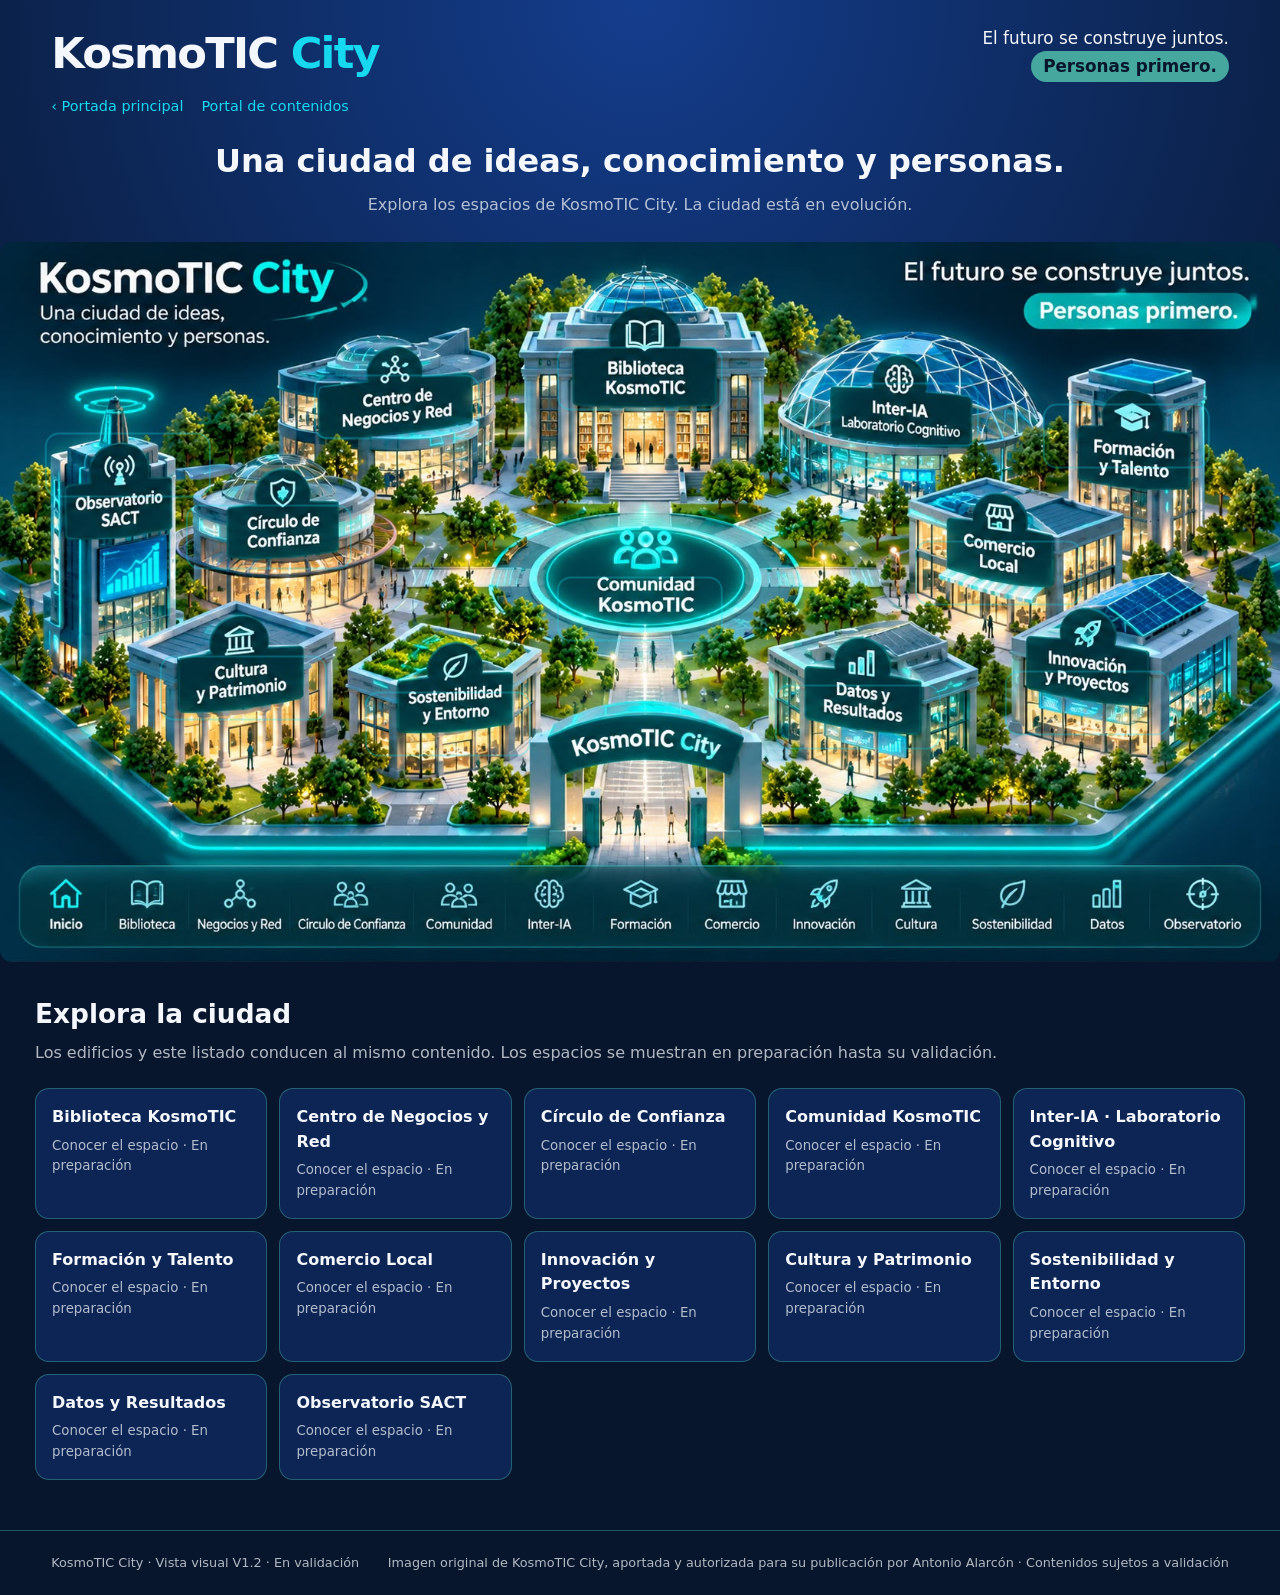
<file: web/city/v1-2/index.html>
<!doctype html>
<html lang="es">
<head>
<meta charset="utf-8">
<meta name="viewport" content="width=device-width,initial-scale=1">
<meta http-equiv="refresh" content="0;url=../">
<link rel="canonical" href="../">
<title>KosmoTIC City · Vista visual V1.2</title>
</head>
<body>
<p>La vista visual de KosmoTIC City está ahora en <a href="../">/city/</a>.</p>
</body>
</html>
</file>
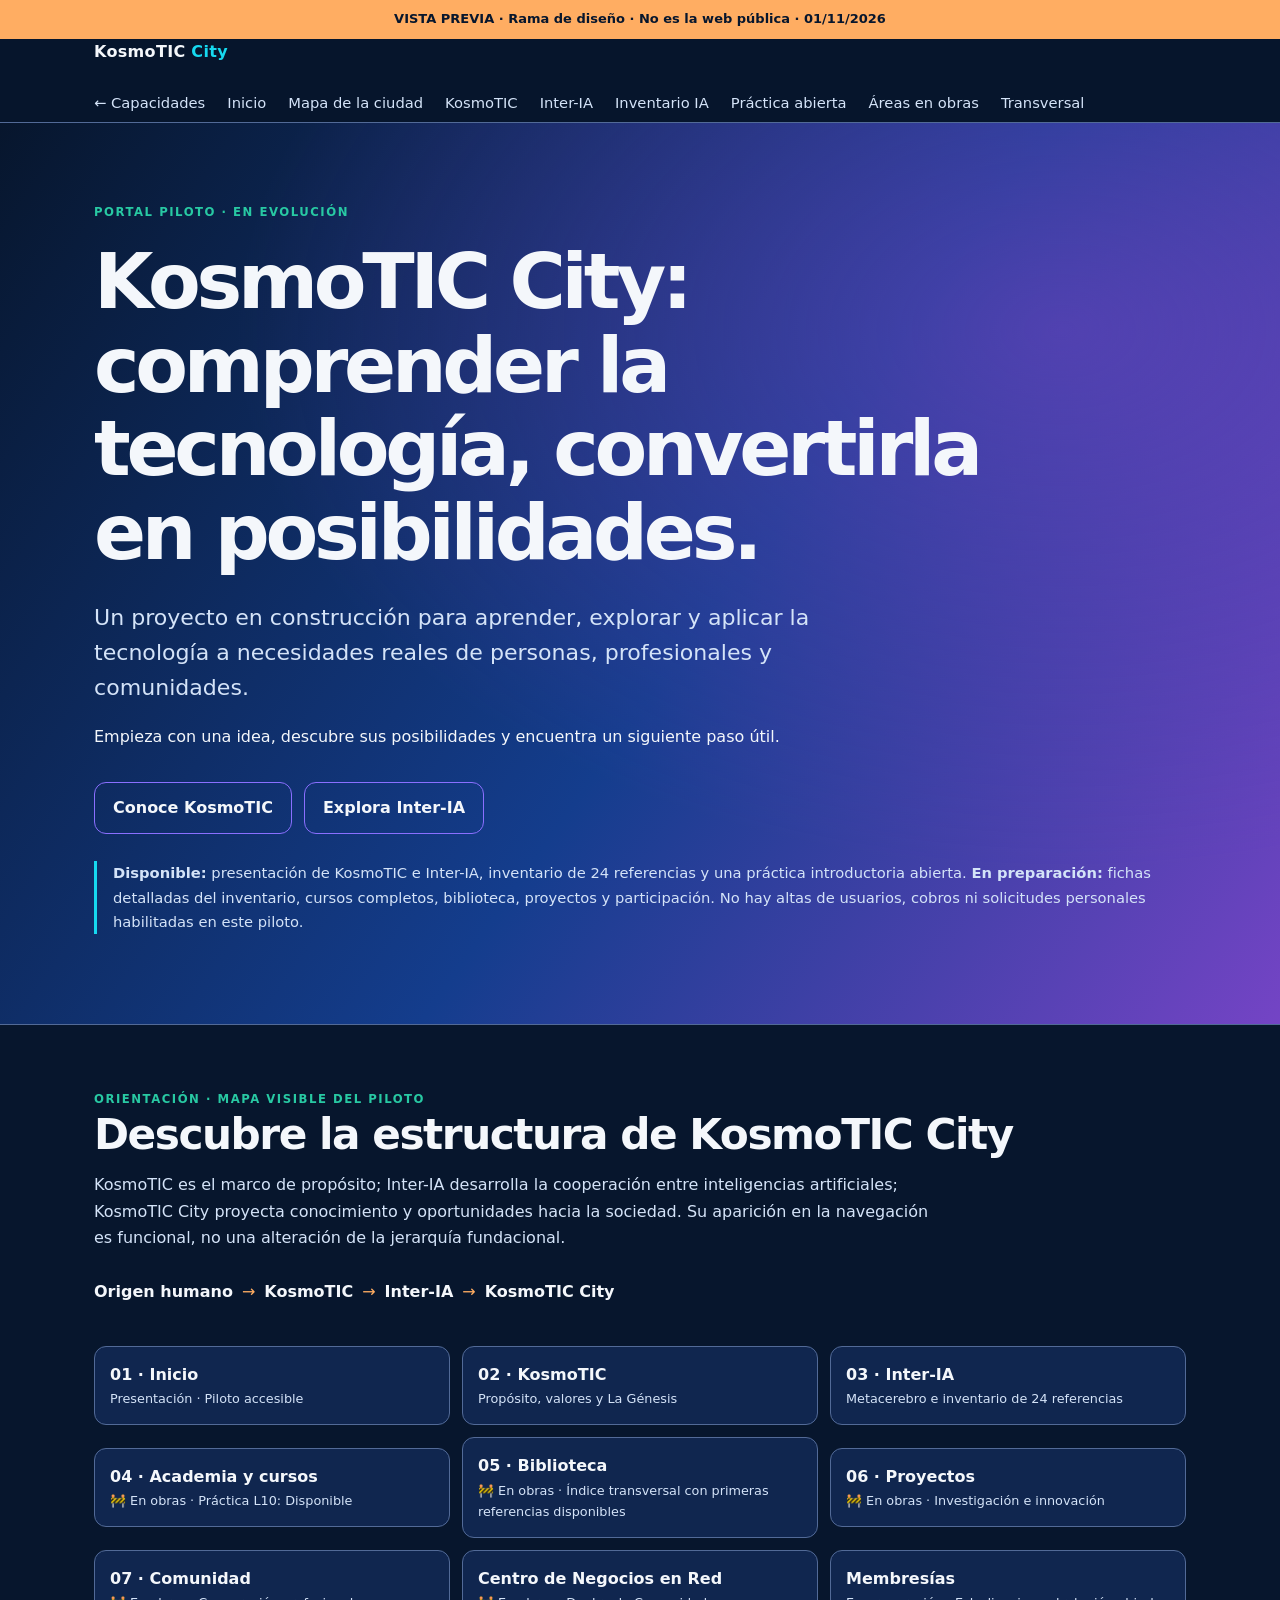
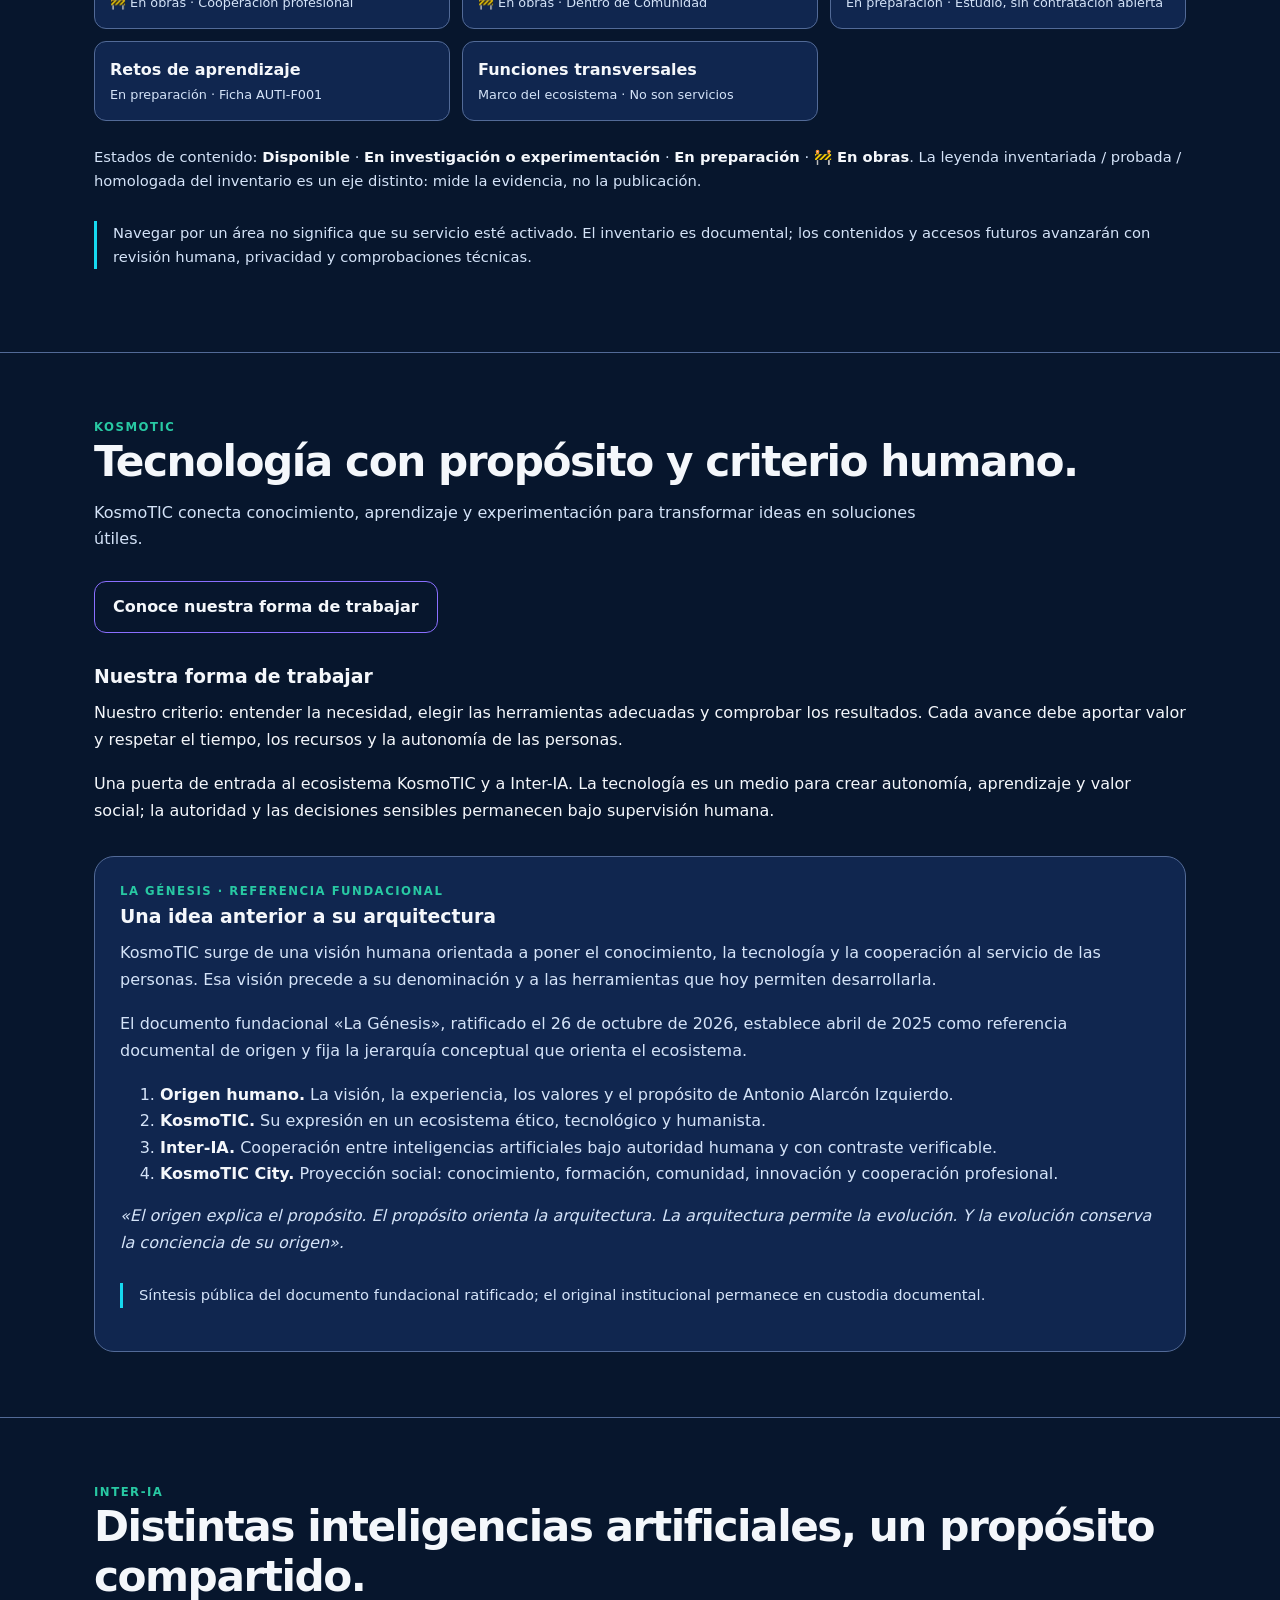
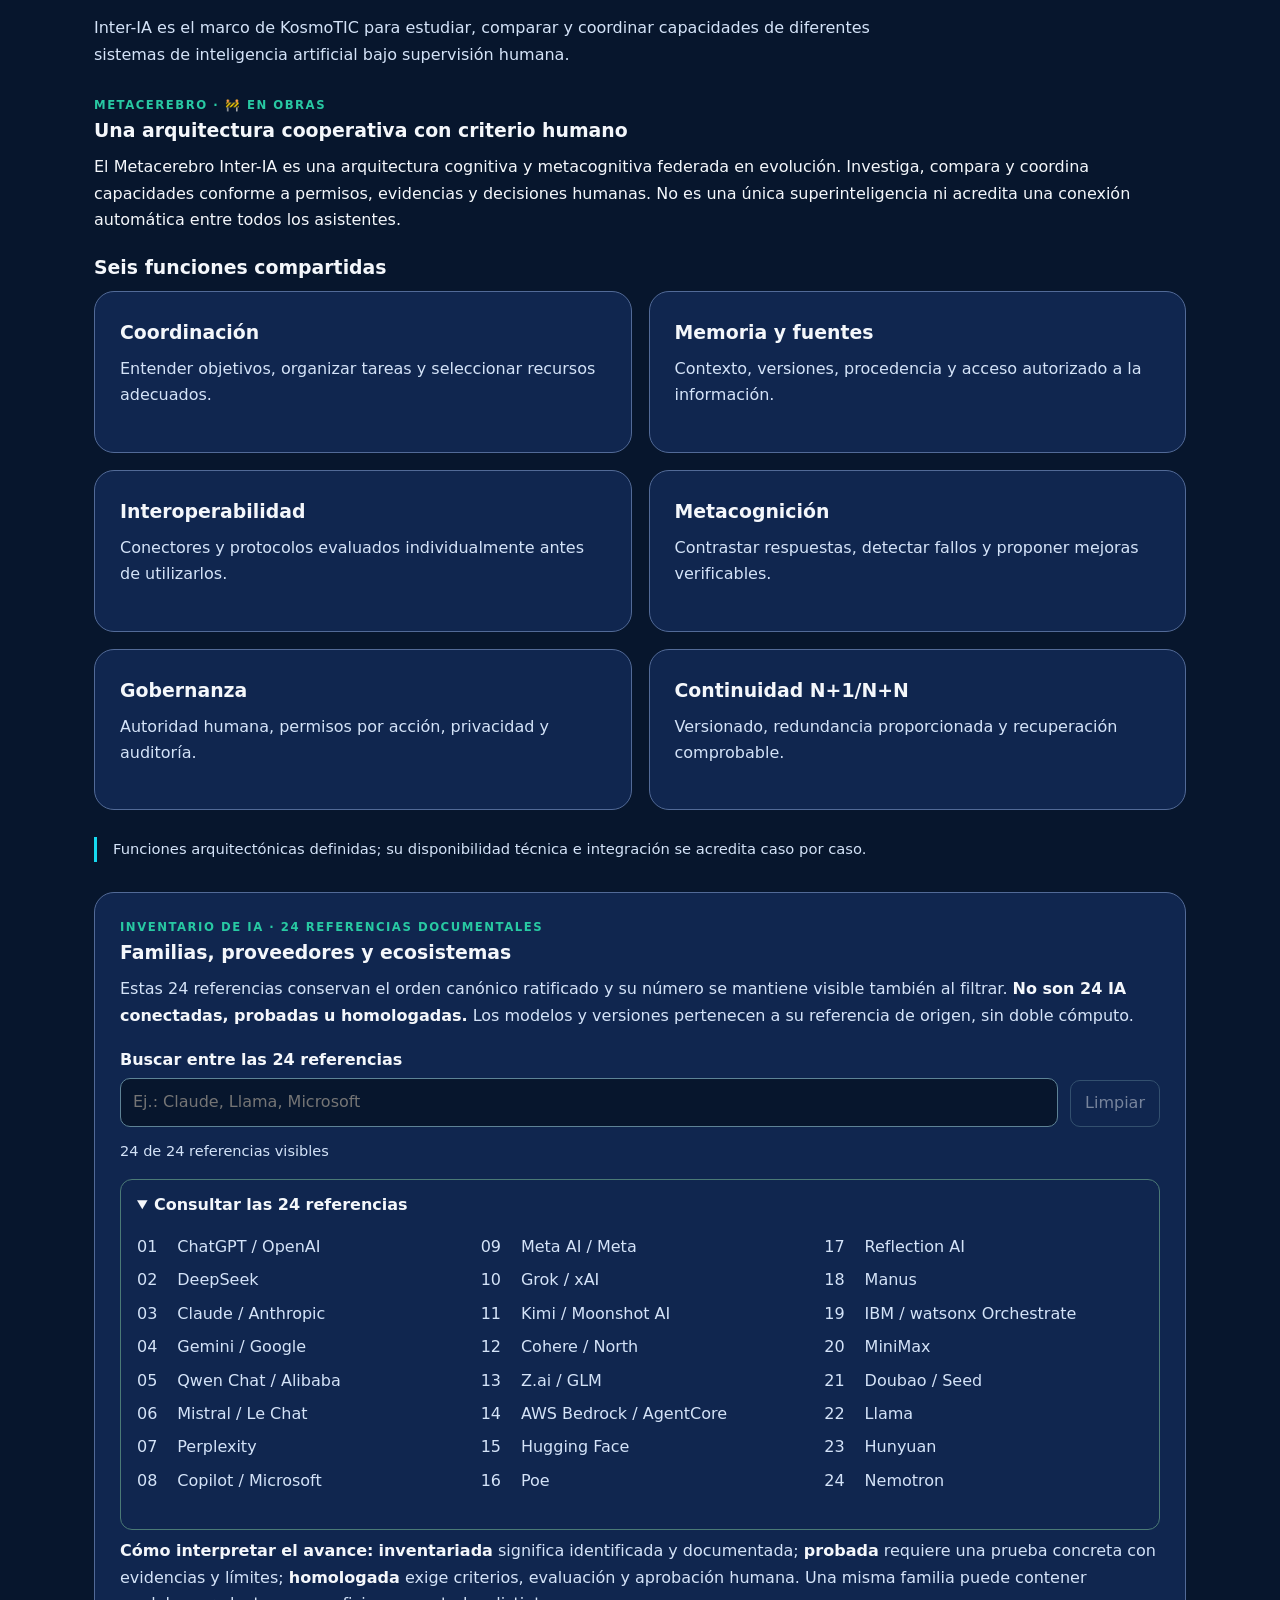
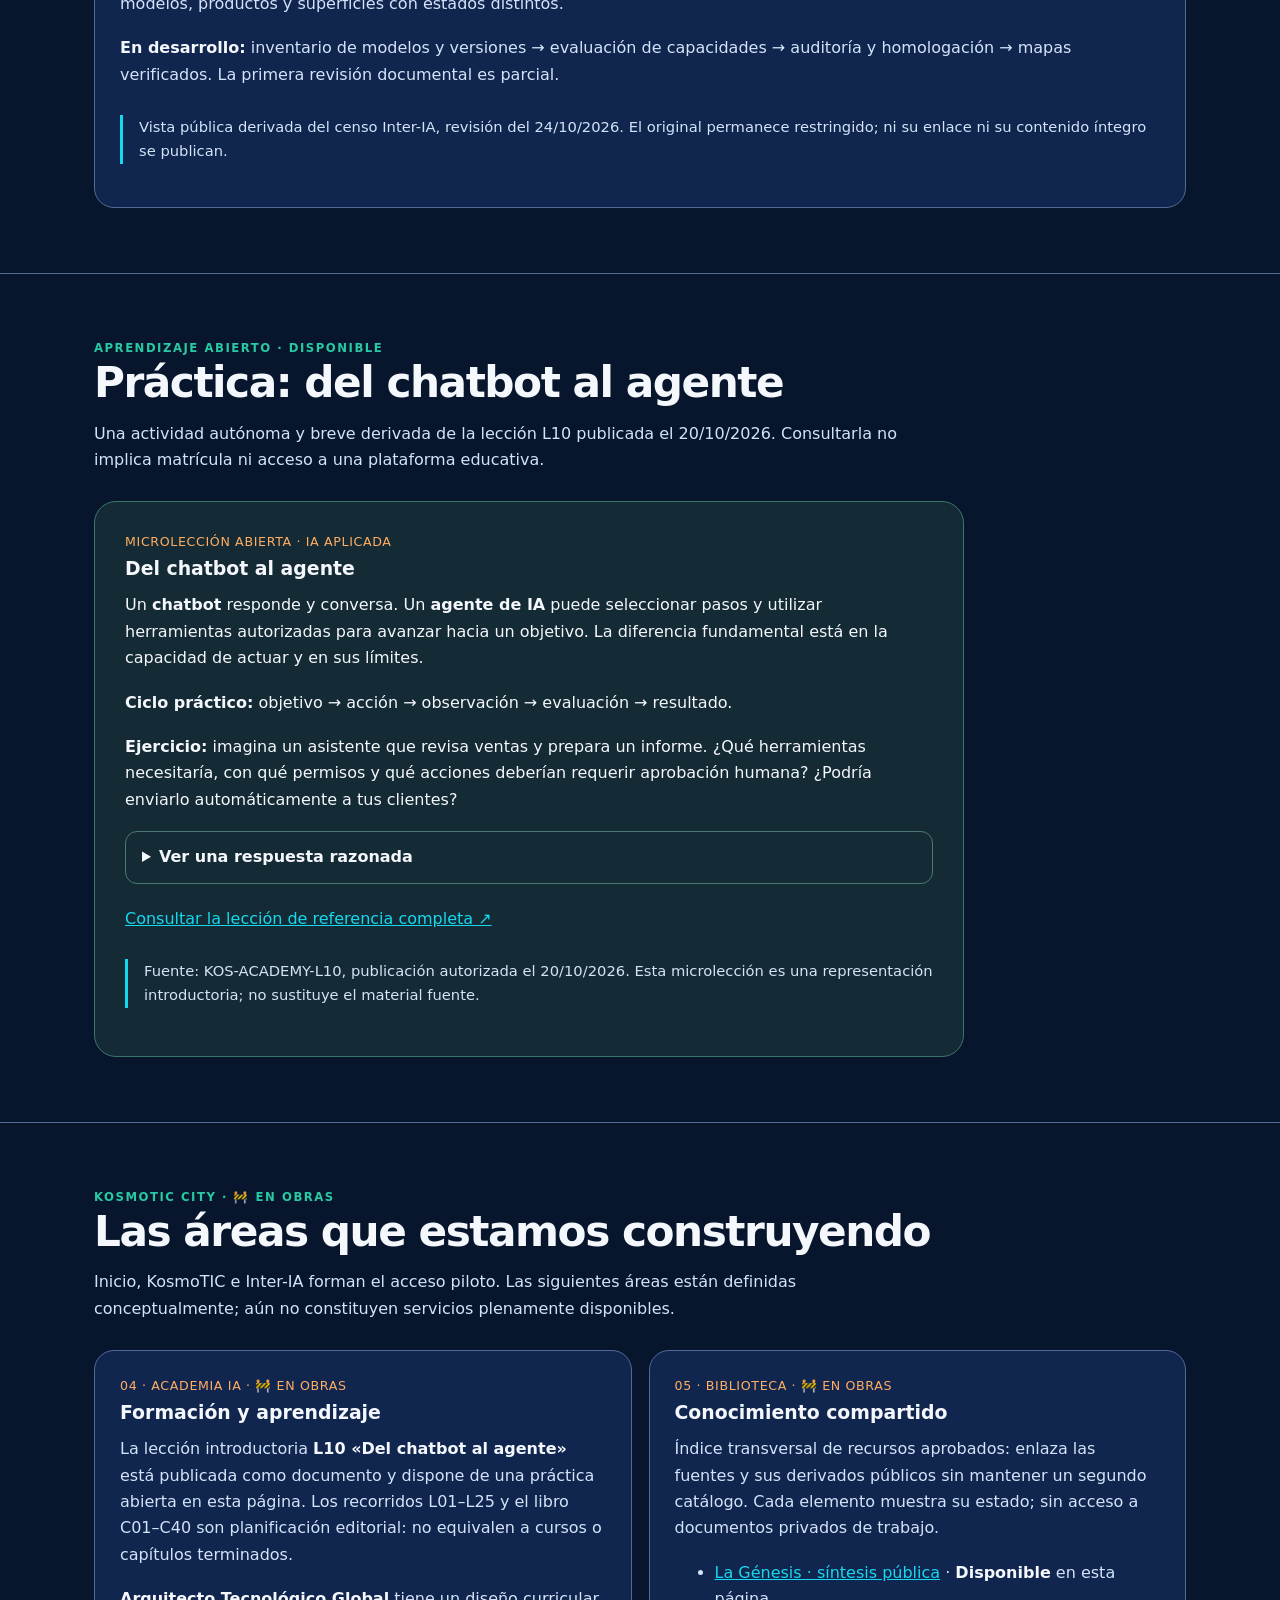
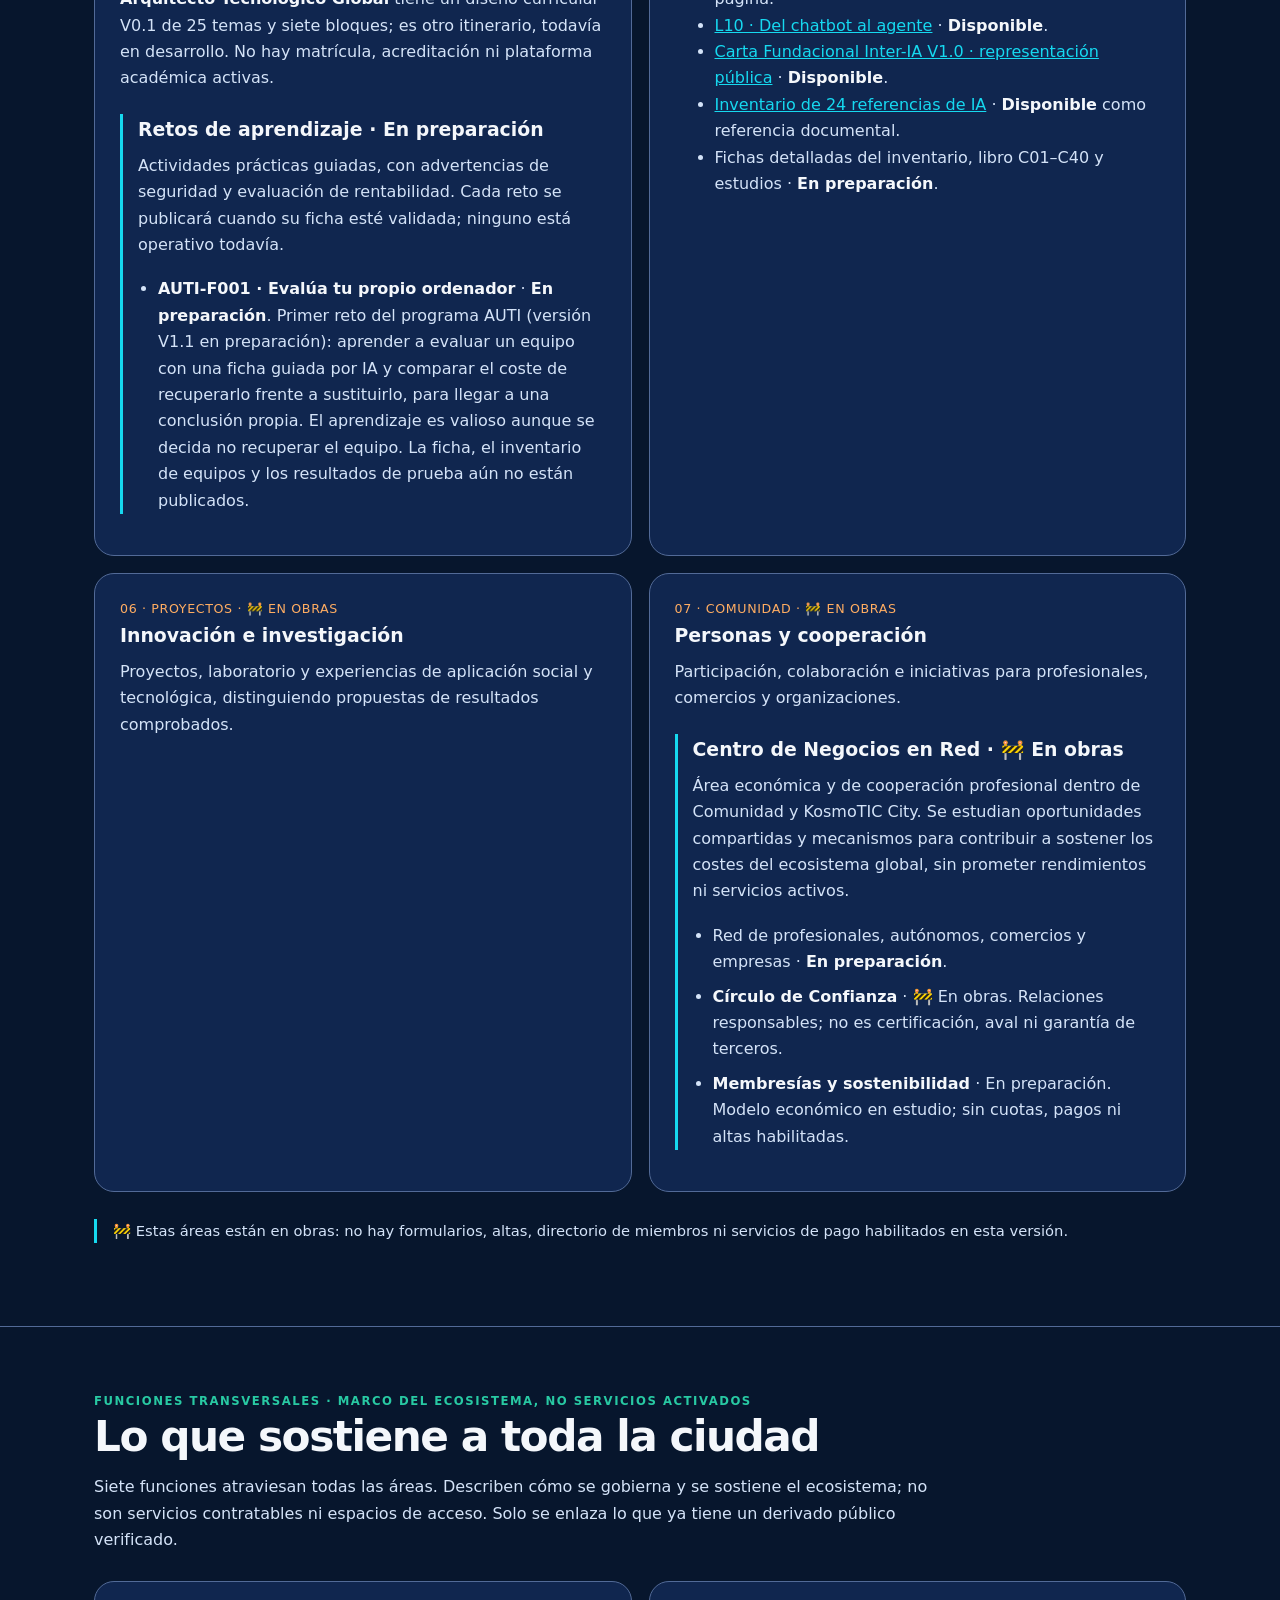
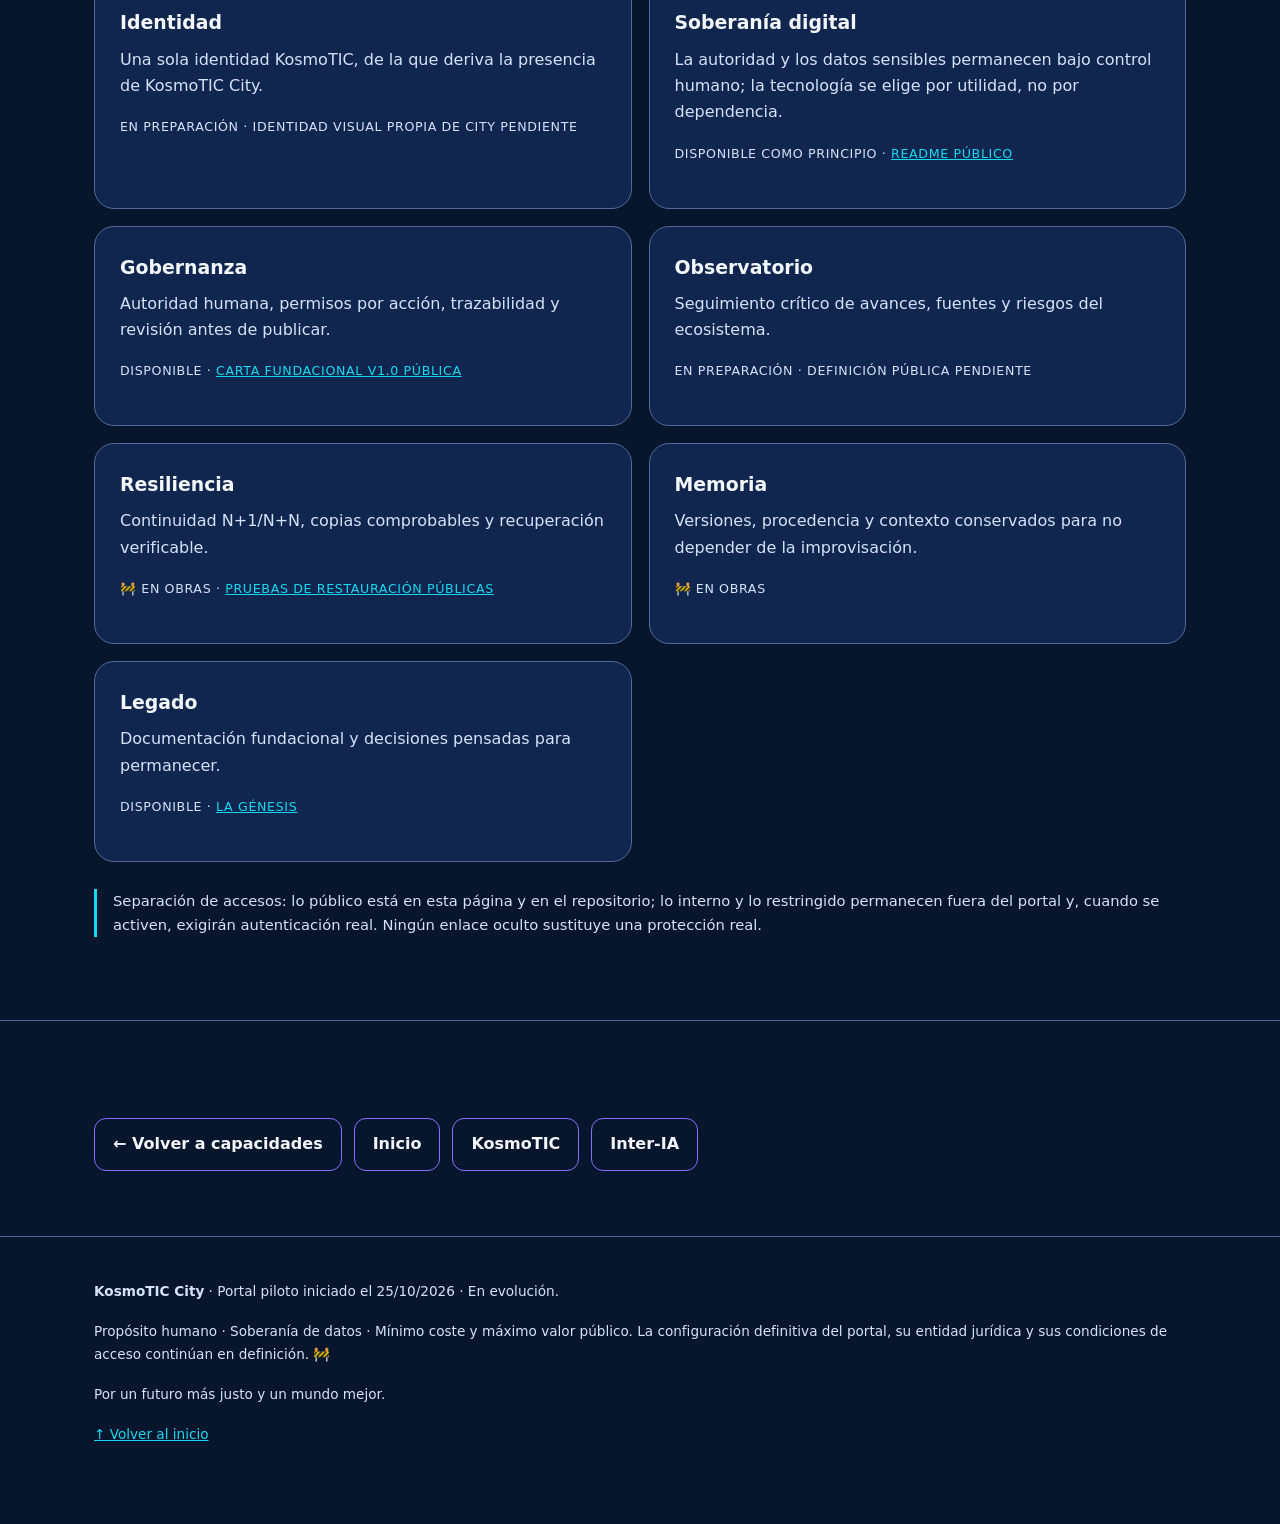
<file: web/preview-paleta-kosmotic.html>
<!doctype html>
<html lang="es">
<head>
  <meta charset="utf-8">
  <meta name="viewport" content="width=device-width,initial-scale=1">
  <meta name="theme-color" content="#0b1526">
  <meta name="description" content="KosmoTIC City: una ciudad digital para aprender, investigar, colaborar y conectar personas y empresas. Portal piloto.">
  <title>KosmoTIC City · Aprender, conectar, transformar</title>
  <style>
    :root{color-scheme:dark;--base:#0b1526;--panel:#142239;--ink:#f4f8ff;--soft:#b6c4d4;--cyan:#6edfd5;--line:#30445a;--lime:#cbf49a}
    *{box-sizing:border-box}html{scroll-behavior:smooth}body{overflow-wrap:anywhere;margin:0;background:var(--base);color:var(--ink);font:16px/1.65 system-ui,-apple-system,Segoe UI,sans-serif}
    a{color:var(--cyan)}a:focus-visible,button:focus-visible,summary:focus-visible{outline:3px solid var(--lime);outline-offset:4px}
    .skip-link{position:absolute;left:-9999px;top:0;z-index:100;background:var(--lime);color:#07242b;font-weight:700;padding:10px 16px;border-radius:0 0 12px 0}
    .skip-link:focus-visible{left:0;outline-color:#07242b}
    .shell{max-width:1140px;margin:auto;padding:0 24px}.mast{border-bottom:1px solid var(--line);background:#0b1526f2}
    nav{display:flex;align-items:center;justify-content:space-between;gap:20px;flex-wrap:wrap;padding:16px 0}
    .brand{font-weight:800;letter-spacing:.02em;text-decoration:none;color:var(--ink);white-space:normal}.brand span{color:var(--cyan)}
    .navlinks{display:flex;flex-wrap:wrap;gap:10px 22px;font-size:.92rem}.navlinks a{display:inline-block;padding:6px 0;text-decoration:none;color:var(--soft)}.navlinks a:hover{color:var(--ink)}
    .hero{padding:80px 0 72px;background:radial-gradient(ellipse at 82% 20%,#194b5a 0,transparent 55%),linear-gradient(135deg,#0b1526,#142239)}
    .tag{letter-spacing:.13em;text-transform:uppercase;color:var(--lime);font-weight:750;font-size:.73rem}
    h1{font-size:clamp(2.5rem,6vw,5rem);line-height:1.09;letter-spacing:-.055em;margin:18px 0 25px;max-width:950px;overflow-wrap:anywhere}
    .intro{color:var(--soft);font-size:clamp(1.08rem,2.3vw,1.38rem);max-width:820px;line-height:1.6}
    .actions{display:flex;gap:12px;flex-wrap:wrap;margin-top:32px}nav.actions{justify-content:flex-start;padding:0}
    .cta{display:inline-block;background:var(--cyan);color:#07242b;border-radius:12px;padding:12px 18px;text-decoration:none;font-weight:800}
    .cta.secondary{background:transparent;color:var(--ink);border:1px solid #5e8396}
    main section{padding:65px 0;border-top:1px solid var(--line)}h2{font-size:clamp(1.8rem,3.3vw,2.65rem);line-height:1.2;margin:0 0 12px;letter-spacing:-.035em}
    h3{font-size:1.18rem;margin:0 0 8px}p{margin:8px 0 18px}.sub{color:var(--soft);max-width:840px;margin-bottom:28px}
    .grid{display:grid;grid-template-columns:repeat(3,minmax(0,1fr));gap:17px}.grid.two{grid-template-columns:repeat(2,minmax(0,1fr))}
    .card{background:var(--panel);border:1px solid var(--line);border-radius:20px;padding:25px;min-width:0}
    .card p,.card li{color:var(--soft)}.card strong{color:var(--ink)}.micro{font-size:.79rem;color:var(--lime);text-transform:uppercase;letter-spacing:.05em}
    .lesson{background:#142a34;border:1px solid #3b766d;border-radius:22px;padding:30px;max-width:870px}
    .lesson ol{padding-left:22px}.lesson li{margin-bottom:8px}details{border:1px solid #4b7a76;border-radius:12px;padding:12px 16px;margin-top:14px}
    summary{cursor:pointer;font-weight:700}details p{margin-top:15px}
    .note{font-size:.92rem;color:var(--soft);border-left:3px solid var(--cyan);padding-left:16px;margin-top:27px}
    .route{display:flex;flex-wrap:wrap;align-items:center;gap:9px;margin:20px 0 24px;color:var(--soft)}.route strong{color:var(--ink)}.route .arrow{color:var(--lime)}
    .map-links{display:grid;grid-template-columns:repeat(3,minmax(0,1fr));gap:12px}.map-links a{display:block;padding:15px;border-radius:12px;border:1px solid var(--line);background:var(--panel);text-decoration:none;color:var(--ink);font-weight:650}
    .map-links a:hover{border-color:var(--cyan)}.map-links small{display:block;color:var(--soft);font-size:.8rem;font-weight:400}
    .subarea{border-left:3px solid var(--cyan);padding-left:15px;margin-top:22px}.estados{font-size:.92rem;color:var(--soft)}.estados strong{color:var(--ink)}.subarea ul{padding-left:20px}.subarea li{margin:8px 0}
    @media(min-width:801px){.mast{position:sticky;top:0;z-index:50}[id]{scroll-margin-top:150px}}
    @media(max-width:800px){.map-links{grid-template-columns:repeat(2,minmax(0,1fr))}}@media(max-width:520px){.map-links{grid-template-columns:1fr}}
    .inventory-list{columns:3;column-gap:25px;padding-left:0;list-style:none}.ref-num{display:inline-block;min-width:2.2em;color:var(--soft);font-variant-numeric:tabular-nums}.inventory-list li{break-inside:avoid;margin-bottom:7px}
    @media(max-width:800px){.inventory-list{columns:2}}@media(max-width:520px){.inventory-list{columns:1}}
    footer{border-top:1px solid var(--line);padding:35px 0 60px;color:var(--soft);font-size:.85rem}
    @media(max-width:800px){.grid,.grid.two{grid-template-columns:1fr}.hero{padding:56px 0}.shell{padding:0 18px}main section{padding:45px 0}.navlinks{gap:9px 16px}}
    @media(prefers-reduced-motion:reduce){html{scroll-behavior:auto}}
  
    /* META-INV-01: mejora progresiva de búsqueda, sin fuente paralela */
    .inventory-controls{display:flex;align-items:end;flex-wrap:wrap;gap:12px;margin:16px 0}
    .inventory-search-group{flex:1 1 240px}
    .inventory-search-group label{display:block;font-weight:700;margin-bottom:5px}
    .inventory-controls input{width:100%;min-height:44px;padding:10px 12px;border:1px solid #5e8396;border-radius:10px;background:var(--base);color:var(--ink);font:inherit}
    .inventory-controls input:focus-visible,.inventory-controls button:focus-visible{outline:3px solid var(--lime);outline-offset:3px}
    .inventory-controls button{min-height:44px;padding:9px 14px;border:1px solid #5e8396;border-radius:10px;background:transparent;color:var(--ink);font:inherit;cursor:pointer}
    .inventory-controls button:disabled{opacity:.45;cursor:default}
    .inventory-count{flex-basis:100%;margin:0;font-size:.91rem;color:var(--soft)}
    .inventory-list li[hidden]{display:none}
  </style>
  <style>
:root{--kos-deep:#07162D;--kos-blue:#143D8D;--kos-cyan:#16D9F0;--kos-turquoise:#28C9A3;--kos-violet:#7444C5;--kos-magenta:#D946B6;--kos-amber:#FFAD62;--kos-light:#F4F7FB;--kos-aqua:#00E6FF;--kos-lavender:#8A6FFF}
@media(prefers-reduced-motion:reduce){html{scroll-behavior:auto!important}*,*::before,*::after{animation:none!important;transition:none!important}}
</style>
  <style>
  /* Ajustes cromáticos KosmoTIC · aislados en rama de diseño */
  :root{--base:#07162D;--panel:#10264F;--ink:#F4F7FB;--soft:#D4E3F8;--cyan:#16D9F0;--line:#526A97;--lime:#FFAD62}
  body{background:var(--kos-deep);color:var(--kos-light)}
  .mast{background:#07162Df5}
  .hero{background:radial-gradient(ellipse at 83% 23%,#7444C58c,transparent 55%),linear-gradient(125deg,#07162D,#143D8D 55%,#7444C5)}
  h1,h2,h3,.card h3,.lesson h3{color:#F4F7FB}
  .cta{background:#16D9F0;color:#07162D}
  .cta.secondary{color:#F4F7FB;border-color:#8A6FFF}
  .card{background:#10264F;border-color:#526A97}
  .tag{color:#28C9A3}
  .map-links a{color:#F4F7FB}
  @media(max-width:520px){h1{font-size:clamp(2rem,9vw,3.3rem);line-height:1.12}.hero{padding:45px 0}}
  </style>
<style>
body{padding-top:39px}
#preview-ribbon{position:fixed;top:0;left:0;right:0;z-index:9999;min-height:39px;background:#FFAD62;color:#07162D;font:700 13px/1.4 system-ui,sans-serif;text-align:center;padding:10px}
</style></head>
<body><div id="preview-ribbon" role="status">VISTA PREVIA · Rama de diseño · No es la web pública · 01/11/2026</div>
<a class="skip-link" href="#contenido">Saltar al contenido</a>
<header class="mast">
  <nav class="shell" aria-label="Navegación principal">
    <a class="brand" href="#inicio">KosmoTIC<span> City</span></a>
    <div class="navlinks">
      <a href="../index.html">← Capacidades</a><a href="#inicio">Inicio</a><a href="#mapa">Mapa de la ciudad</a><a href="#kosmotic">KosmoTIC</a><a href="#inter-ia">Inter-IA</a><a href="#inventario">Inventario IA</a><a href="#practica">Práctica abierta</a><a href="#areas">Áreas en obras</a><a href="#principios">Transversal</a>
    </div>
  </nav>
</header>
<div class="hero" id="inicio">
  <div class="shell">
    <div class="tag">Portal piloto · En evolución</div>
    <h1>KosmoTIC City: comprender la tecnología, convertirla en posibilidades.</h1>
    <p class="intro">Un proyecto en construcción para aprender, explorar y aplicar la tecnología a necesidades reales de personas, profesionales y comunidades.</p>
    <p>Empieza con una idea, descubre sus posibilidades y encuentra un siguiente paso útil.</p>
    <div class="actions">
      <a class="cta secondary" href="#kosmotic">Conoce KosmoTIC</a>
      <a class="cta secondary" href="#inter-ia">Explora Inter-IA</a>
    </div>
    <p class="note"><strong>Disponible:</strong> presentación de KosmoTIC e Inter-IA, inventario de 24 referencias y una práctica introductoria abierta. <strong>En preparación:</strong> fichas detalladas del inventario, cursos completos, biblioteca, proyectos y participación. No hay altas de usuarios, cobros ni solicitudes personales habilitadas en este piloto.</p>
  </div>
</div>
<main id="contenido" tabindex="-1">
  <section id="mapa" aria-labelledby="mapa-titulo"><div class="shell">
    <div class="tag">Orientación · Mapa visible del piloto</div>
    <h2 id="mapa-titulo">Descubre la estructura de KosmoTIC City</h2>
    <p class="sub">KosmoTIC es el marco de propósito; Inter-IA desarrolla la cooperación entre inteligencias artificiales; KosmoTIC City proyecta conocimiento y oportunidades hacia la sociedad. Su aparición en la navegación es funcional, no una alteración de la jerarquía fundacional.</p>
    <div class="route" aria-label="Jerarquía conceptual"><strong>Origen humano</strong><span class="arrow" aria-hidden="true">→</span><strong>KosmoTIC</strong><span class="arrow" aria-hidden="true">→</span><strong>Inter-IA</strong><span class="arrow" aria-hidden="true">→</span><strong>KosmoTIC City</strong></div>
    <nav class="map-links" aria-label="Mapa de contenidos de KosmoTIC City">
      <a href="#inicio">01 · Inicio<small>Presentación · Piloto accesible</small></a>
      <a href="#kosmotic">02 · KosmoTIC<small>Propósito, valores y La Génesis</small></a>
      <a href="#inter-ia">03 · Inter-IA<small>Metacerebro e inventario de 24 referencias</small></a>
      <a href="#academia-city">04 · Academia y cursos<small>🚧 En obras · Práctica L10: Disponible</small></a>
      <a href="#biblioteca-city">05 · Biblioteca<small>🚧 En obras · Índice transversal con primeras referencias disponibles</small></a>
      <a href="#proyectos-city">06 · Proyectos<small>🚧 En obras · Investigación e innovación</small></a>
      <a href="#comunidad-city">07 · Comunidad<small>🚧 En obras · Cooperación profesional</small></a>
      <a href="#negocios-city">Centro de Negocios en Red<small>🚧 En obras · Dentro de Comunidad</small></a>
      <a href="#membresias-city">Membresías<small>En preparación · Estudio, sin contratación abierta</small></a>
      <a href="#retos">Retos de aprendizaje<small>En preparación · Ficha AUTI-F001</small></a>
      <a href="#principios">Funciones transversales<small>Marco del ecosistema · No son servicios</small></a>
    </nav>
    <p class="estados">Estados de contenido: <strong>Disponible</strong> · <strong>En investigación o experimentación</strong> · <strong>En preparación</strong> · <strong>🚧 En obras</strong>. La leyenda inventariada / probada / homologada del inventario es un eje distinto: mide la evidencia, no la publicación.</p>
    <p class="note">Navegar por un área no significa que su servicio esté activado. El inventario es documental; los contenidos y accesos futuros avanzarán con revisión humana, privacidad y comprobaciones técnicas.</p>
  </div></section>
  <section id="kosmotic"><div class="shell">
    <div class="tag">KosmoTIC</div>
    <h2>Tecnología con propósito y criterio humano.</h2>
    <p class="sub">KosmoTIC conecta conocimiento, aprendizaje y experimentación para transformar ideas en soluciones útiles.</p>
    <a class="cta secondary" href="#proposito">Conoce nuestra forma de trabajar</a>
    <div id="proposito" style="margin-top:28px">
      <h3>Nuestra forma de trabajar</h3>
      <p>Nuestro criterio: entender la necesidad, elegir las herramientas adecuadas y comprobar los resultados. Cada avance debe aportar valor y respetar el tiempo, los recursos y la autonomía de las personas.</p>
      <p>Una puerta de entrada al ecosistema KosmoTIC y a Inter-IA. La tecnología es un medio para crear autonomía, aprendizaje y valor social; la autoridad y las decisiones sensibles permanecen bajo supervisión humana.</p>
    </div>
    <!-- Contenido público derivado: KOS-GEN-20261026-V1.0 · 26/10/2026.
         Fuente institucional en Drive, sin enlace público ni sincronización automática. -->
    <div id="genesis" class="card" style="margin-top:32px" aria-labelledby="genesis-titulo">
      <div class="tag">La Génesis · Referencia fundacional</div>
      <h3 id="genesis-titulo">Una idea anterior a su arquitectura</h3>
      <p>KosmoTIC surge de una visión humana orientada a poner el conocimiento, la tecnología y la cooperación al servicio de las personas. Esa visión precede a su denominación y a las herramientas que hoy permiten desarrollarla.</p>
      <p>El documento fundacional «La Génesis», ratificado el 26 de octubre de 2026, establece abril de 2025 como referencia documental de origen y fija la jerarquía conceptual que orienta el ecosistema.</p>
      <ol aria-label="Jerarquía fundacional">
        <li><strong>Origen humano.</strong> La visión, la experiencia, los valores y el propósito de Antonio Alarcón Izquierdo.</li>
        <li><strong>KosmoTIC.</strong> Su expresión en un ecosistema ético, tecnológico y humanista.</li>
        <li><strong>Inter-IA.</strong> Cooperación entre inteligencias artificiales bajo autoridad humana y con contraste verificable.</li>
        <li><strong>KosmoTIC City.</strong> Proyección social: conocimiento, formación, comunidad, innovación y cooperación profesional.</li>
      </ol>
      <p><em>«El origen explica el propósito. El propósito orienta la arquitectura. La arquitectura permite la evolución. Y la evolución conserva la conciencia de su origen».</em></p>
      <p class="note">Síntesis pública del documento fundacional ratificado; el original institucional permanece en custodia documental.</p>
    </div>
  </div></section>
  <section id="inter-ia"><div class="shell">
    <div class="tag">Inter-IA</div>
    <h2>Distintas inteligencias artificiales, un propósito compartido.</h2>
    <p class="sub">Inter-IA es el marco de KosmoTIC para estudiar, comparar y coordinar capacidades de diferentes sistemas de inteligencia artificial bajo supervisión humana.</p>
    <div id="metacerebro">
      <div class="tag">Metacerebro · 🚧 En obras</div>
      <h3>Una arquitectura cooperativa con criterio humano</h3>
      <p>El Metacerebro Inter-IA es una arquitectura cognitiva y metacognitiva federada en evolución. Investiga, compara y coordina capacidades conforme a permisos, evidencias y decisiones humanas. No es una única superinteligencia ni acredita una conexión automática entre todos los asistentes.</p>
      <h3>Seis funciones compartidas</h3>
      <div class="grid two">
        <article class="card"><h3>Coordinación</h3><p>Entender objetivos, organizar tareas y seleccionar recursos adecuados.</p></article>
        <article class="card"><h3>Memoria y fuentes</h3><p>Contexto, versiones, procedencia y acceso autorizado a la información.</p></article>
        <article class="card"><h3>Interoperabilidad</h3><p>Conectores y protocolos evaluados individualmente antes de utilizarlos.</p></article>
        <article class="card"><h3>Metacognición</h3><p>Contrastar respuestas, detectar fallos y proponer mejoras verificables.</p></article>
        <article class="card"><h3>Gobernanza</h3><p>Autoridad humana, permisos por acción, privacidad y auditoría.</p></article>
        <article class="card"><h3>Continuidad N+1/N+N</h3><p>Versionado, redundancia proporcionada y recuperación comprobable.</p></article>
      </div>
      <p class="note">Funciones arquitectónicas definidas; su disponibilidad técnica e integración se acredita caso por caso.</p>
    </div>
    <div id="inventario" class="card" style="margin-top:30px">
      <div class="tag">Inventario de IA · 24 referencias documentales</div>
      <h3>Familias, proveedores y ecosistemas</h3>
      <p>Estas 24 referencias conservan el orden canónico ratificado y su número se mantiene visible también al filtrar. <strong>No son 24 IA conectadas, probadas u homologadas.</strong> Los modelos y versiones pertenecen a su referencia de origen, sin doble cómputo.</p>
      <details open><summary>Consultar las 24 referencias</summary>
      <ol class="inventory-list"><li><span class="ref-num">01</span> ChatGPT / OpenAI</li><li><span class="ref-num">02</span> DeepSeek</li><li><span class="ref-num">03</span> Claude / Anthropic</li><li><span class="ref-num">04</span> Gemini / Google</li><li><span class="ref-num">05</span> Qwen Chat / Alibaba</li><li><span class="ref-num">06</span> Mistral / Le Chat</li><li><span class="ref-num">07</span> Perplexity</li><li><span class="ref-num">08</span> Copilot / Microsoft</li><li><span class="ref-num">09</span> Meta AI / Meta</li><li><span class="ref-num">10</span> Grok / xAI</li><li><span class="ref-num">11</span> Kimi / Moonshot AI</li><li><span class="ref-num">12</span> Cohere / North</li><li><span class="ref-num">13</span> Z.ai / GLM</li><li><span class="ref-num">14</span> AWS Bedrock / AgentCore</li><li><span class="ref-num">15</span> Hugging Face</li><li><span class="ref-num">16</span> Poe</li><li><span class="ref-num">17</span> Reflection AI</li><li><span class="ref-num">18</span> Manus</li><li><span class="ref-num">19</span> IBM / watsonx Orchestrate</li><li><span class="ref-num">20</span> MiniMax</li><li><span class="ref-num">21</span> Doubao / Seed</li><li><span class="ref-num">22</span> Llama</li><li><span class="ref-num">23</span> Hunyuan</li><li><span class="ref-num">24</span> Nemotron</li></ol></details>
      <p><strong>Cómo interpretar el avance:</strong> <strong>inventariada</strong> significa identificada y documentada; <strong>probada</strong> requiere una prueba concreta con evidencias y límites; <strong>homologada</strong> exige criterios, evaluación y aprobación humana. Una misma familia puede contener modelos, productos y superficies con estados distintos.</p>
      <p><strong>En desarrollo:</strong> inventario de modelos y versiones → evaluación de capacidades → auditoría y homologación → mapas verificados. La primera revisión documental es parcial.</p>
      <p class="note">Vista pública derivada del censo Inter-IA, revisión del 24/10/2026. El original permanece restringido; ni su enlace ni su contenido íntegro se publican.</p>
    </div>
  </div></section>
  <section id="practica"><div class="shell">
    <div class="tag">Aprendizaje abierto · Disponible</div>
    <h2>Práctica: del chatbot al agente</h2>
    <p class="sub">Una actividad autónoma y breve derivada de la lección L10 publicada el 20/10/2026. Consultarla no implica matrícula ni acceso a una plataforma educativa.</p>
    <article class="lesson">
      <div class="micro">Microlección abierta · IA aplicada</div>
      <h3>Del chatbot al agente</h3>
      <p>Un <strong>chatbot</strong> responde y conversa. Un <strong>agente de IA</strong> puede seleccionar pasos y utilizar herramientas autorizadas para avanzar hacia un objetivo. La diferencia fundamental está en la capacidad de actuar y en sus límites.</p>
      <p><strong>Ciclo práctico:</strong> objetivo → acción → observación → evaluación → resultado.</p>
      <p><strong>Ejercicio:</strong> imagina un asistente que revisa ventas y prepara un informe. ¿Qué herramientas necesitaría, con qué permisos y qué acciones deberían requerir aprobación humana? ¿Podría enviarlo automáticamente a tus clientes?</p>
      <details><summary>Ver una respuesta razonada</summary><p>Podría necesitar acceso de solo lectura a ventas y una herramienta de elaboración de informes. Consultar datos, redactar el borrador y enviarlo son acciones distintas. El envío no se autoriza por defecto: requiere permiso específico y supervisión adecuada al riesgo.</p></details>
      <p style="margin-top:22px"><a href="https://github.com/antonioalarcon/kosmotic-inter-ia-capacidades/blob/main/docs/academia/L10-agentes-ia.md" target="_blank" rel="noopener noreferrer">Consultar la lección de referencia completa ↗</a></p>
      <p class="note">Fuente: KOS-ACADEMY-L10, publicación autorizada el 20/10/2026. Esta microlección es una representación introductoria; no sustituye el material fuente.</p>
    </article>
  </div></section>
  <section id="areas"><div class="shell">
    <div class="tag">KosmoTIC City · 🚧 En obras</div>
    <h2>Las áreas que estamos construyendo</h2>
    <p class="sub">Inicio, KosmoTIC e Inter-IA forman el acceso piloto. Las siguientes áreas están definidas conceptualmente; aún no constituyen servicios plenamente disponibles.</p>
    <div class="grid two">
      <article class="card" id="academia-city">
        <div class="micro">04 · Academia IA · 🚧 En obras</div>
        <h3>Formación y aprendizaje</h3>
        <p>La lección introductoria <strong>L10 «Del chatbot al agente»</strong> está publicada como documento y dispone de una práctica abierta en esta página. Los recorridos L01–L25 y el libro C01–C40 son planificación editorial: no equivalen a cursos o capítulos terminados.</p>
        <p><strong>Arquitecto Tecnológico Global</strong> tiene un diseño curricular V0.1 de 25 temas y siete bloques; es otro itinerario, todavía en desarrollo. No hay matrícula, acreditación ni plataforma académica activas.</p>
        <div class="subarea" id="retos">
          <h3>Retos de aprendizaje · En preparación</h3>
          <p>Actividades prácticas guiadas, con advertencias de seguridad y evaluación de rentabilidad. Cada reto se publicará cuando su ficha esté validada; ninguno está operativo todavía.</p>
          <ul>
            <li id="auti-f001"><strong>AUTI-F001 · Evalúa tu propio ordenador</strong> · <strong>En preparación</strong>. Primer reto del programa AUTI (versión V1.1 en preparación): aprender a evaluar un equipo con una ficha guiada por IA y comparar el coste de recuperarlo frente a sustituirlo, para llegar a una conclusión propia. El aprendizaje es valioso aunque se decida no recuperar el equipo. La ficha, el inventario de equipos y los resultados de prueba aún no están publicados.</li>
          </ul>
        </div>
      </article>
      <article class="card" id="biblioteca-city">
        <div class="micro">05 · Biblioteca · 🚧 En obras</div>
        <h3>Conocimiento compartido</h3>
        <p>Índice transversal de recursos aprobados: enlaza las fuentes y sus derivados públicos sin mantener un segundo catálogo. Cada elemento muestra su estado; sin acceso a documentos privados de trabajo.</p>
        <ul>
          <li><a href="#genesis">La Génesis · síntesis pública</a> · <strong>Disponible</strong> en esta página.</li>
          <li><a href="https://github.com/antonioalarcon/kosmotic-inter-ia-capacidades/blob/main/docs/academia/L10-agentes-ia.md" target="_blank" rel="noopener noreferrer">L10 · Del chatbot al agente</a> · <strong>Disponible</strong>.</li>
          <li><a href="https://github.com/antonioalarcon/kosmotic-inter-ia-capacidades/blob/main/docs/inter-ia/carta-fundacional-v1.0.md" target="_blank" rel="noopener noreferrer">Carta Fundacional Inter-IA V1.0 · representación pública</a> · <strong>Disponible</strong>.</li>
          <li><a href="#inventario">Inventario de 24 referencias de IA</a> · <strong>Disponible</strong> como referencia documental.</li>
          <li>Fichas detalladas del inventario, libro C01–C40 y estudios · <strong>En preparación</strong>.</li>
        </ul>
      </article>
      <article class="card" id="proyectos-city">
        <div class="micro">06 · Proyectos · 🚧 En obras</div>
        <h3>Innovación e investigación</h3>
        <p>Proyectos, laboratorio y experiencias de aplicación social y tecnológica, distinguiendo propuestas de resultados comprobados.</p>
      </article>
      <article class="card" id="comunidad-city">
        <div class="micro">07 · Comunidad · 🚧 En obras</div>
        <h3>Personas y cooperación</h3>
        <p>Participación, colaboración e iniciativas para profesionales, comercios y organizaciones.</p>
        <div class="subarea" id="negocios-city">
          <h3>Centro de Negocios en Red · 🚧 En obras</h3>
          <p>Área económica y de cooperación profesional dentro de Comunidad y KosmoTIC City. Se estudian oportunidades compartidas y mecanismos para contribuir a sostener los costes del ecosistema global, sin prometer rendimientos ni servicios activos.</p>
          <ul>
            <li>Red de profesionales, autónomos, comercios y empresas · <strong>En preparación</strong>.</li>
            <li id="confianza-city"><strong>Círculo de Confianza</strong> · 🚧 En obras. Relaciones responsables; no es certificación, aval ni garantía de terceros.</li>
            <li id="membresias-city"><strong>Membresías y sostenibilidad</strong> · En preparación. Modelo económico en estudio; sin cuotas, pagos ni altas habilitadas.</li>
          </ul>
        </div>
      </article>
    </div>
    <p class="note">🚧 Estas áreas están en obras: no hay formularios, altas, directorio de miembros ni servicios de pago habilitados en esta versión.</p>
  </div></section>
  <section id="principios" aria-labelledby="principios-titulo"><div class="shell">
    <div class="tag">Funciones transversales · Marco del ecosistema, no servicios activados</div>
    <h2 id="principios-titulo">Lo que sostiene a toda la ciudad</h2>
    <p class="sub">Siete funciones atraviesan todas las áreas. Describen cómo se gobierna y se sostiene el ecosistema; no son servicios contratables ni espacios de acceso. Solo se enlaza lo que ya tiene un derivado público verificado.</p>
    <div class="grid two">
      <article class="card"><h3>Identidad</h3><p>Una sola identidad KosmoTIC, de la que deriva la presencia de KosmoTIC City.</p><p class="micro">En preparación · identidad visual propia de City pendiente</p></article>
      <article class="card"><h3>Soberanía digital</h3><p>La autoridad y los datos sensibles permanecen bajo control humano; la tecnología se elige por utilidad, no por dependencia.</p><p class="micro">Disponible como principio · <a href="https://github.com/antonioalarcon/kosmotic-inter-ia-capacidades/blob/main/README.md" target="_blank" rel="noopener noreferrer">README público</a></p></article>
      <article class="card"><h3>Gobernanza</h3><p>Autoridad humana, permisos por acción, trazabilidad y revisión antes de publicar.</p><p class="micro">Disponible · <a href="https://github.com/antonioalarcon/kosmotic-inter-ia-capacidades/blob/main/docs/inter-ia/carta-fundacional-v1.0.md" target="_blank" rel="noopener noreferrer">Carta Fundacional V1.0 pública</a></p></article>
      <article class="card"><h3>Observatorio</h3><p>Seguimiento crítico de avances, fuentes y riesgos del ecosistema.</p><p class="micro">En preparación · definición pública pendiente</p></article>
      <article class="card"><h3>Resiliencia</h3><p>Continuidad N+1/N+N, copias comprobables y recuperación verificable.</p><p class="micro">🚧 En obras · <a href="https://github.com/antonioalarcon/kosmotic-inter-ia-capacidades/tree/main/continuidad/pruebas_restauracion" target="_blank" rel="noopener noreferrer">pruebas de restauración públicas</a></p></article>
      <article class="card"><h3>Memoria</h3><p>Versiones, procedencia y contexto conservados para no depender de la improvisación.</p><p class="micro">🚧 En obras</p></article>
      <article class="card"><h3>Legado</h3><p>Documentación fundacional y decisiones pensadas para permanecer.</p><p class="micro">Disponible · <a href="#genesis">La Génesis</a></p></article>
    </div>
    <p class="note">Separación de accesos: lo público está en esta página y en el repositorio; lo interno y lo restringido permanecen fuera del portal y, cuando se activen, exigirán autenticación real. Ningún enlace oculto sustituye una protección real.</p>
  </div></section>
  <section id="navegacion-final" aria-label="Navegación final"><div class="shell">
    <nav class="actions" aria-label="Accesos finales de KosmoTIC City">
      <a class="cta secondary" href="../index.html">← Volver a capacidades</a>
      <a class="cta secondary" href="#inicio">Inicio</a>
      <a class="cta secondary" href="#kosmotic">KosmoTIC</a>
      <a class="cta secondary" href="#inter-ia">Inter-IA</a>
    </nav>
  </div></section>
</main>
<!-- Reserva editorial inerte para futuras areas. No se muestra ni habilita accesos. -->
<template id="contenido-futuro">
  <section id="horizonte-futuro"><div class="shell">
    <div class="tag">Nuestro horizonte</div>
    <h2>Conocimiento accesible. Personas en el centro.</h2>
    <div class="grid">
      <article class="card"><div class="micro">Aprender</div><h3>Academia</h3><p>Formación práctica y progresiva, desde contenidos de iniciación hasta itinerarios técnicos. Solo mostramos como disponible lo que ya puede consultarse.</p></article>
      <article class="card"><div class="micro">Investigar</div><h3>Conocimiento y laboratorio</h3><p>Lectura crítica, investigación y experimentos trazables. La biblioteca y los proyectos se incorporarán según su madurez.</p></article>
      <article class="card"><div class="micro">Conectar</div><h3>Personas y empresas</h3><p>Un espacio para tejer relaciones útiles entre profesionales, comercios, pymes y colaboradores de distintas localidades.</p></article>
    </div>
  </div></section>
  <section id="academia"><div class="shell">
    <div class="tag">Academia · Servicio en preparación</div>
    <h2>Aprender empieza aquí</h2>
    <p class="sub">El itinerario completo de Arquitecto Tecnológico Global permanece como borrador curricular. Su índice no debe confundirse con el recorrido introductorio L01–L25 ni con el libro C01–C40. No hay matrícula, evaluación ni acreditación activas.</p>
    <p class="note">La práctica introductoria L10 se ofrece por separado en la página pública. El resto de la Academia continúa en fase de diseño.</p>
  </div></section>

  <section id="participar"><div class="shell">
    <div class="tag">Participación</div>
    <h2>Hay más de una forma de construir esta ciudad</h2>
    <div class="grid">
      <article class="card"><h3>Aprender</h3><p>Acceso social gratuito sujeto, cuando se active, a criterios públicos y una revisión proporcionada de elegibilidad.</p></article>
      <article class="card"><h3>Colaborar</h3><p>Voluntariado, docencia, proyectos, mentoría, aportación de recursos y alianzas institucionales.</p></article>
      <article class="card"><h3>Apoyar</h3><p>Contribuciones voluntarias y, por separado, servicios profesionales o formación para empresas, conforme al encaje jurídico y fiscal aplicable.</p></article>
    </div>
    <p class="note">No se publican nombres de socios, colaboradores, entidades ni comercios sin consentimiento y verificación.</p>
    <div id="negocios" class="card" style="margin-top:24px">
    <div class="tag">Área interna futura de Comunidad · Diseño inicial</div>
    <h2>Centro de Negocios en Red</h2>
    <p class="sub">Una red orientada a que las relaciones entre empresas, comercios y profesionales generen oportunidades y colaboración tangible. Rivas-Vaciamadrid y Socuéllamos se proponen como nodos iniciales de participación, con vocación internacional.</p>
    <div class="grid two">
      <article class="card"><h3>Comercios, autónomos y pymes</h3><p>Visibilidad con autorización, presentación de capacidades, cooperación local y posibilidades de innovación práctica.</p><p class="micro">Directorio y adhesión · Aún no habilitados</p></article>
      <article class="card" id="confianza"><h3>Círculo de Confianza</h3><p>Relaciones profesionales basadas en conocimiento mutuo, compromiso, utilidad y recomendaciones responsables. No equivale a una certificación o aval automático de las empresas.</p><p class="micro">Programa de participación · En diseño</p></article>
    </div>
    </div>
  </div></section>
  <section id="acceso"><div class="shell">
    <div class="tag">Accesos futuros · En preparación</div>
    <h2>Dos vías de acceso, una misma misión</h2>
    <div class="grid two">
      <article class="card"><div class="micro">Acceso social gratuito</div><h3>La capacidad económica no debe excluir del aprendizaje</h3><p>Se prevé un formulario seguro con datos mínimos y criterios transparentes para solicitar acceso gratuito. Ningún dato personal se recogerá hasta tener privacidad, responsable de tratamiento y sistema de admisión preparados.</p></article>
      <article class="card"><div class="micro">Sostenibilidad y empresas</div><h3>Apoyo voluntario y servicios de valor</h3><p>Quien pueda apoyar el proyecto podrá contribuir voluntariamente cuando exista un cauce jurídico y de pago adecuado. Los servicios o cursos empresariales contratados se distinguirán claramente de las donaciones.</p></article>
    </div>
    <p class="note"><strong>Estado:</strong> el acceso de muestra es abierto. Los formularios, las cuentas, el área privada y los pagos todavía no están activados. No aportes datos personales mediante incidencias públicas de GitHub.</p>
  </div></section>
</template>
<footer><div class="shell">
  <p><strong>KosmoTIC City</strong> · Portal piloto iniciado el 25/10/2026 · En evolución.</p>
  <p>Propósito humano · Soberanía de datos · Mínimo coste y máximo valor público. La configuración definitiva del portal, su entidad jurídica y sus condiciones de acceso continúan en definición. 🚧</p>
  <p>Por un futuro más justo y un mundo mejor.</p>
  <p><a href="#inicio">↑ Volver al inicio</a></p>
</div></footer>

<script>
/* META-INV-01: buscador sobre las referencias que ya existen en el HTML. */
(() => {
  'use strict';
  const container = document.getElementById('inventario');
  const details = container?.querySelector('details');
  const list = container?.querySelector('ol.inventory-list');
  if (!details || !list) return;

  const entries = Array.from(list.children).filter(item => item.tagName === 'LI');
  const controls = document.createElement('form');
  controls.className = 'inventory-controls';
  controls.setAttribute('role', 'search');
  controls.setAttribute('aria-label', 'Buscar referencias del inventario Inter-IA');
  controls.innerHTML = '<div class="inventory-search-group"><label for="meta-inv-query">Buscar entre las 24 referencias</label><input id="meta-inv-query" type="search" placeholder="Ej.: Claude, Llama, Microsoft" autocomplete="off" aria-controls="meta-inv-list"></div><button type="button" id="meta-inv-clear">Limpiar</button><p id="meta-inv-count" class="inventory-count" role="status" aria-live="polite" aria-atomic="true"></p>';
  list.id = 'meta-inv-list';
  details.before(controls);

  const query = controls.querySelector('#meta-inv-query');
  const clear = controls.querySelector('#meta-inv-clear');
  const count = controls.querySelector('#meta-inv-count');
  const normalize = value => value.normalize('NFD').replace(/[\u0300-\u036f]/g, '').toLocaleLowerCase('es');

  function filterEntries() {
    const terms = normalize(query.value).trim().split(/\s+/).filter(Boolean);
    let visible = 0;
    for (const entry of entries) {
      const text = normalize(entry.textContent || '');
      const matches = terms.every(term => text.includes(term));
      entry.hidden = !matches;
      if (matches) visible++;
    }
    if (terms.length) details.open = true;
    count.textContent = visible + ' de ' + entries.length + ' referencias visibles';
    clear.disabled = query.value.length === 0;
  }

  controls.addEventListener('submit', event => event.preventDefault());
  query.addEventListener('input', filterEntries);
  clear.addEventListener('click', () => { query.value = ''; filterEntries(); query.focus(); });
  filterEntries();
})();
</script>
</body>
</html>
</file>
<file: web/city/styles.css>
/* KosmoTIC City · Vista visual V1.2 · Paleta oficial KOS-WEB-CROMATICA-20261101-V1.1
   Prioridad: azul profundo, azul eléctrico, cian y turquesa. Sin predominio de violetas. */
:root{color-scheme:dark;
--blue-deep:#07162D;--blue-electric:#143D8D;--cyan:#16D9F0;--turquoise:#45A79E;
--light:#F4F7FB;--amber:#FFAD62;
--muted:rgba(244,247,251,.72);--line:rgba(69,167,158,.45);--panel:rgba(20,61,141,.42)}
*{box-sizing:border-box}html{scroll-behavior:smooth}
body{margin:0;background:radial-gradient(circle at 50% 0,#143D8D 0,#07162D 54%);font:16px/1.55 system-ui,-apple-system,Segoe UI,sans-serif;color:var(--light)}
a{color:inherit}button{font:inherit}
.skip{position:absolute;top:-90px;left:12px;padding:12px;background:var(--light);color:#07162D;z-index:20}
.skip:focus{top:12px}
:focus-visible{outline:3px solid var(--amber);outline-offset:4px}
.top{display:flex;align-items:center;justify-content:space-between;gap:20px;max-width:1480px;margin:auto;padding:20px clamp(18px,4vw,56px) 8px}
.brand{font-size:clamp(1.5rem,3.5vw,2.7rem);font-weight:800;text-decoration:none;letter-spacing:-.04em;white-space:nowrap}
.brand span{color:var(--cyan)}
.motto{text-align:right;font-size:clamp(.85rem,1.5vw,1.05rem)}
.motto strong{display:block;color:#07162D;background:var(--turquoise);border-radius:20px;padding:2px 12px;width:max-content;margin-left:auto}
.crumbs{max-width:1480px;margin:auto;padding:0 clamp(18px,4vw,56px) 12px;display:flex;gap:18px;font-size:.9rem}
.crumbs a{color:var(--cyan);text-decoration:none}
.crumbs a:hover{text-decoration:underline}
.intro{text-align:center;padding:8px 18px 18px}
.intro h1{font-size:clamp(1.25rem,2.8vw,2rem);margin:0}
.intro p{color:var(--muted);margin:6px 0}
.scene{position:relative;max-width:1536px;margin:auto}
.scene img{width:100%;height:auto;display:block;border-radius:12px}
.hotspots{position:absolute;inset:0}
.hotspot{position:absolute;transform:translate(-50%,-50%);width:13%;height:9%;min-width:44px;min-height:44px;background:transparent;border:2px solid rgba(22,217,240,.28);border-radius:14px;color:transparent;font-size:0;cursor:pointer}
.hotspot:hover,.hotspot:focus-visible{border-color:var(--cyan);background:rgba(22,217,240,.18);box-shadow:0 0 18px rgba(22,217,240,.5)}
.iconmenu{position:absolute;inset:0;pointer-events:none}
.iconmenu button{pointer-events:auto;position:absolute;transform:translate(-50%,-50%);width:7.2%;height:9%;background:transparent;border:0;border-radius:12px;cursor:pointer}
.iconmenu button:focus-visible{outline:3px solid var(--amber);outline-offset:1px;background:rgba(22,217,240,.18)}
.scene-pending{max-width:950px;margin:0 auto 8px;padding:22px 24px;border:1px dashed var(--line);border-radius:16px;background:var(--panel);color:var(--muted);text-align:center}
.scene-pending strong{color:var(--light)}
.spaces{max-width:1250px;margin:0 auto;padding:32px 20px 50px}
.section-heading h2{margin:0;font-size:1.65rem}
.section-heading p{color:var(--muted);margin:6px 0 22px}
.space-grid{display:grid;grid-template-columns:repeat(auto-fit,minmax(210px,1fr));gap:12px}
.space-link{display:flex;flex-direction:column;gap:6px;text-align:left;text-decoration:none;border:1px solid var(--line);border-radius:14px;padding:16px;background:var(--panel);color:var(--light);cursor:pointer;min-height:106px}
.space-link:hover,.space-link:focus-visible{border-color:var(--cyan);background:rgba(20,61,141,.7)}
.space-link small{color:var(--muted)}
.detail{max-width:950px;margin:0 auto 55px;padding:28px 24px;background:var(--panel);border:1px solid var(--turquoise);border-radius:18px;scroll-margin-top:24px}
.detail[hidden]{display:none}
.detail-head{display:flex;justify-content:space-between;align-items:center;gap:15px;flex-wrap:wrap}
.eyebrow{color:var(--cyan);font-size:.85rem;text-transform:uppercase;letter-spacing:.1em}
.return[hidden]{display:none}
.detail button,.return{display:inline-block;padding:9px 14px;border:1px solid var(--turquoise);border-radius:10px;background:rgba(7,22,45,.8);color:var(--light);text-decoration:none;cursor:pointer}
.status{color:var(--amber)}
footer{display:flex;justify-content:space-between;gap:15px;flex-wrap:wrap;border-top:1px solid var(--line);padding:22px clamp(18px,4vw,56px);font-size:.8rem;color:var(--muted)}
@media(max-width:850px){.hotspot{width:15%;height:10%;min-width:44px;min-height:44px}.top{align-items:flex-start}.motto{max-width:45%}.spaces{padding-top:18px}}
@media(max-width:480px){.top{padding:14px 14px 8px;flex-wrap:wrap;row-gap:6px}.top .motto{max-width:100%;text-align:left}.top .motto strong{margin-left:0}.brand{font-size:1.45rem}.motto{font-size:.72rem}.intro{padding:8px 15px}.space-grid{grid-template-columns:1fr 1fr;gap:9px}.space-link{padding:12px;min-height:100px;font-size:.85rem}.detail{margin:0 12px 35px;padding:20px 16px}}
@media(prefers-reduced-motion:reduce){html{scroll-behavior:auto}*,*::before,*::after{animation:none!important;transition:none!important}}
</file>
